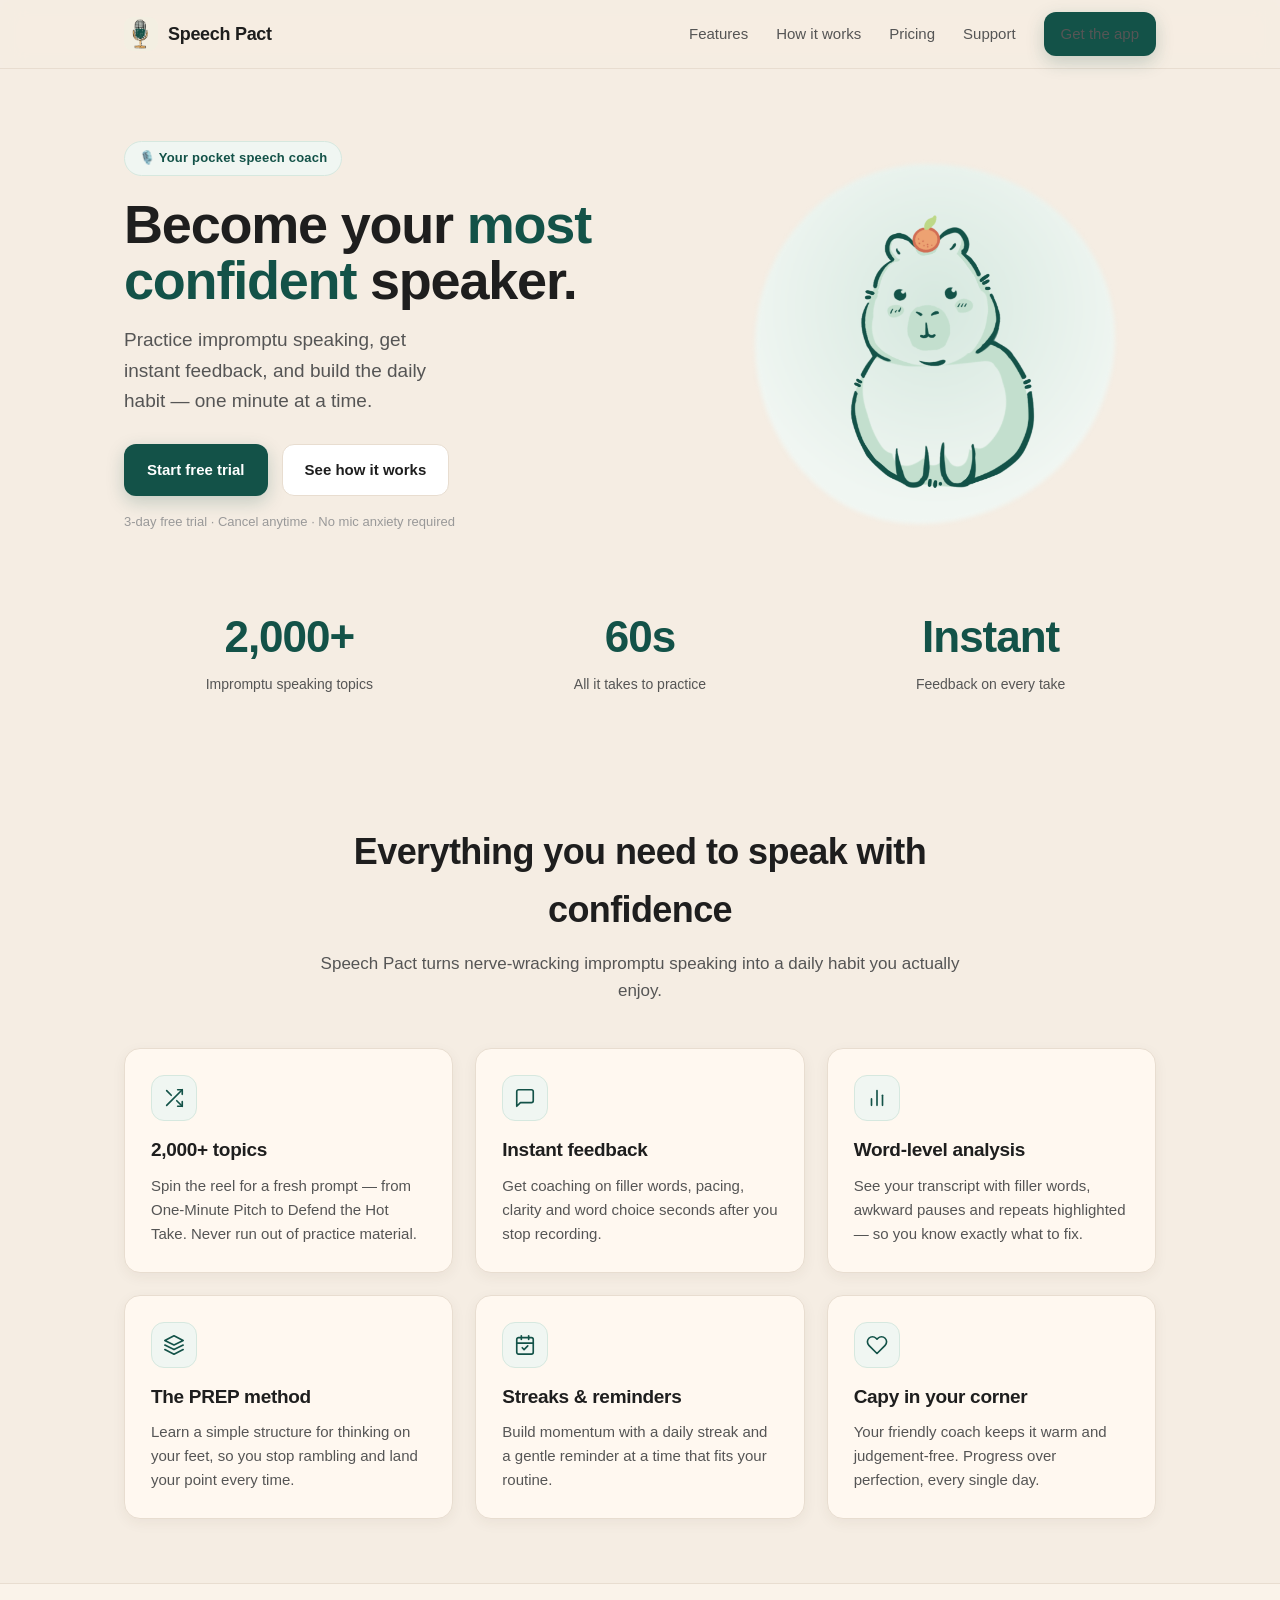
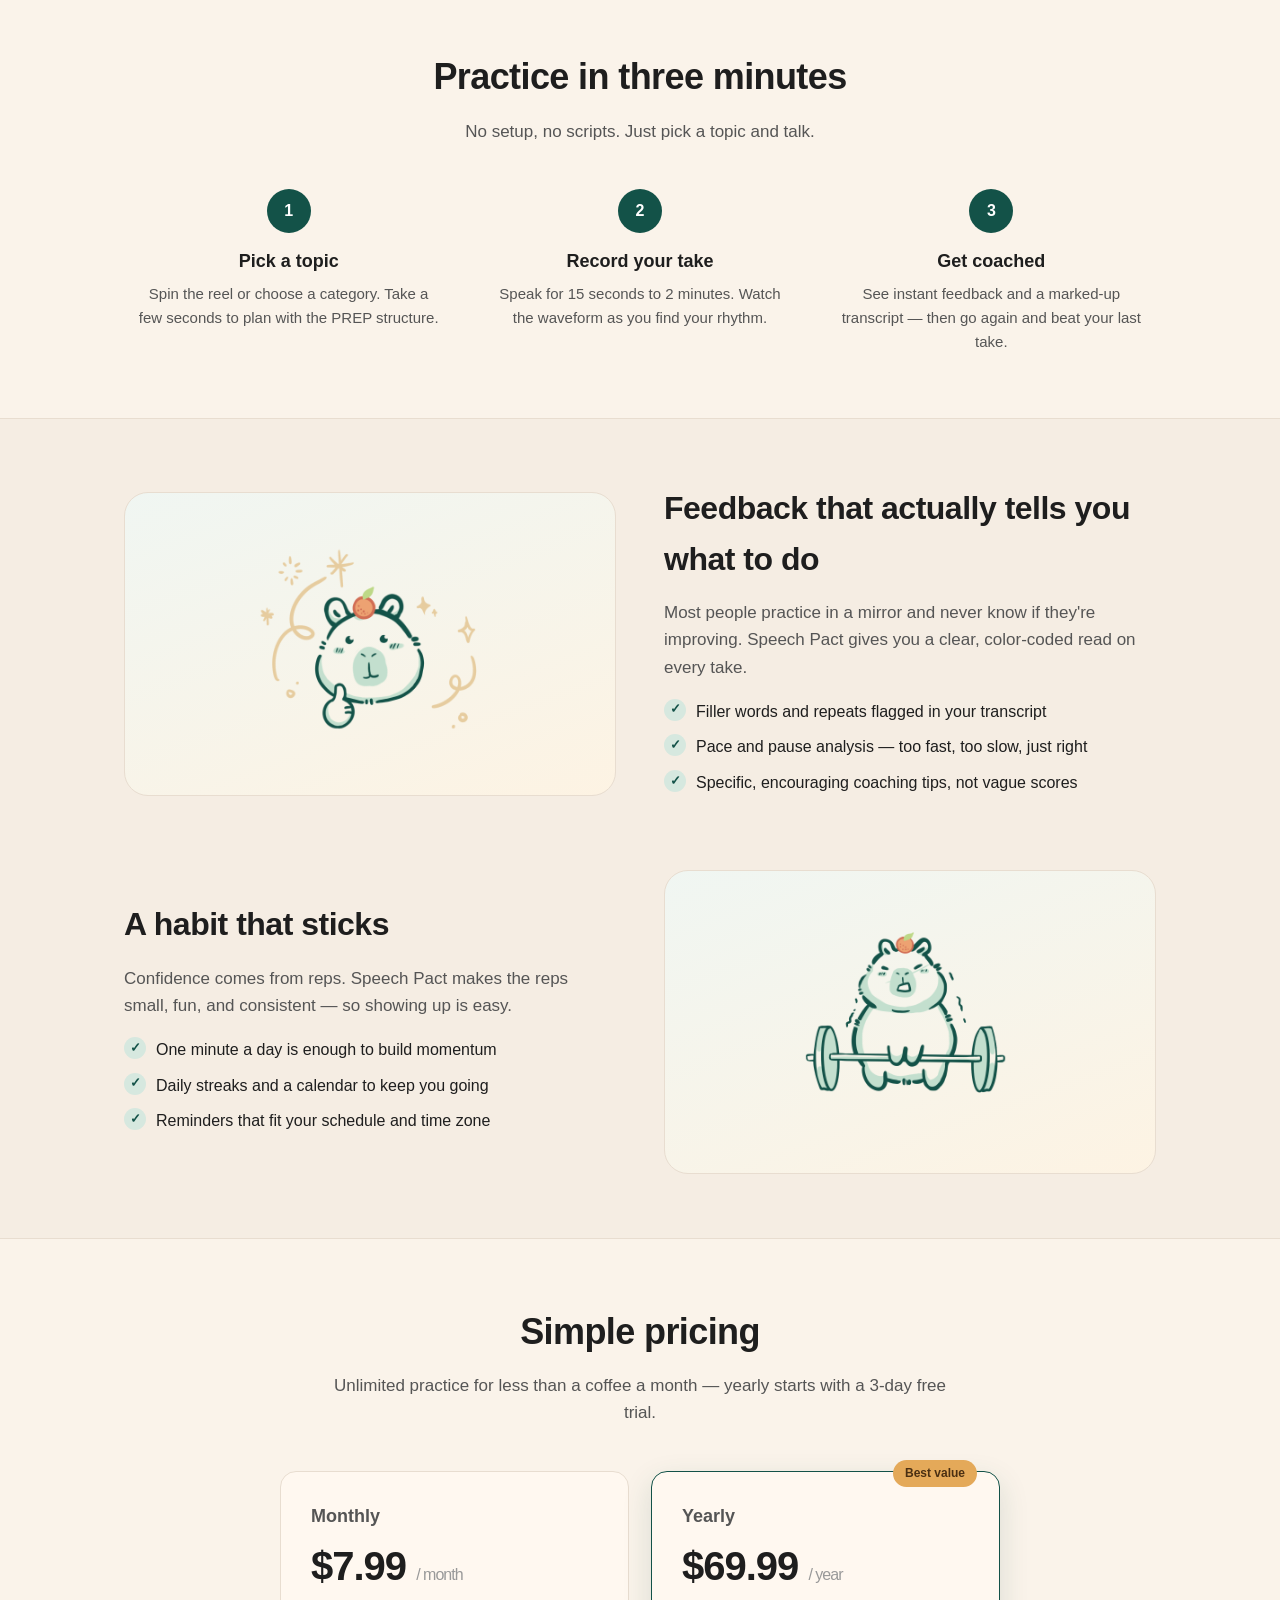
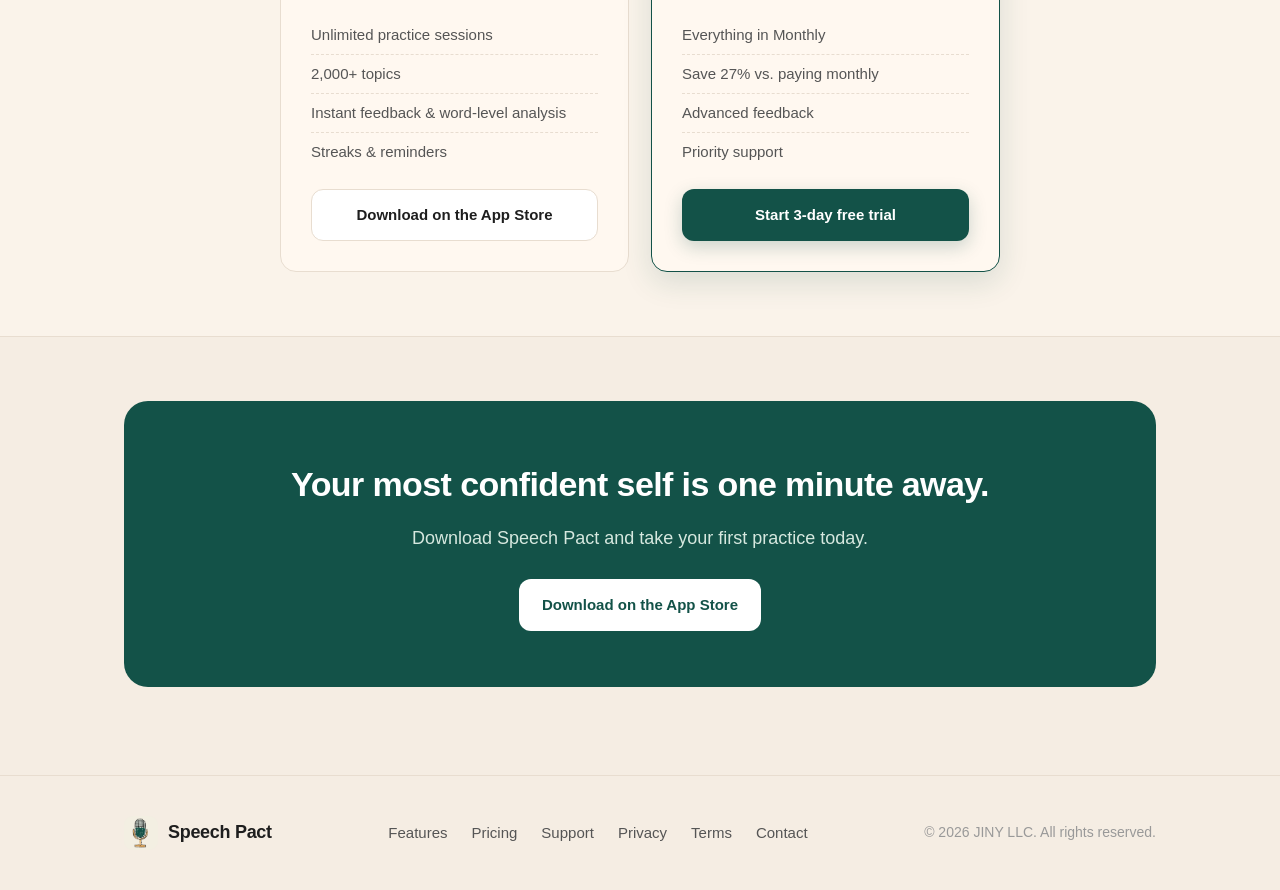
<file: index.html>
<!DOCTYPE html>
<html lang="en">
<head>
  <meta charset="UTF-8" />
  <meta name="viewport" content="width=device-width, initial-scale=1.0" />
  <title>Speech Pact — Become your most confident speaker</title>
  <meta name="description" content="Speech Pact is your personal speech coach. Practice impromptu speaking with 2,000+ topics, get instant feedback on filler words, pacing and clarity, and build a daily streak." />
  <meta property="og:title" content="Speech Pact — Become your most confident speaker" />
  <meta property="og:description" content="Your pocket speech coach. Practice, get instant feedback, and build the habit of speaking with confidence." />
  <meta property="og:type" content="website" />
  <meta property="og:image" content="assets/icon.png" />
  <link rel="icon" href="assets/favicon.png" />
  <link rel="stylesheet" href="styles.css" />
</head>
<body>

  <!-- Header -->
  <header class="site-header">
    <div class="wrap nav">
      <a class="brand" href="index.html">
        <img src="assets/icon.png" alt="Speech Pact logo" />
        Speech Pact
      </a>
      <nav class="nav-links">
        <a href="#features" class="nav-hide">Features</a>
        <a href="#how" class="nav-hide">How it works</a>
        <a href="#pricing" class="nav-hide">Pricing</a>
        <a href="support.html">Support</a>
        <a href="#get" class="btn btn-primary btn-sm">Get the app</a>
      </nav>
    </div>
  </header>

  <main>
    <!-- Hero -->
    <section class="hero">
      <div class="wrap hero-grid">
        <div class="hero-copy">
          <span class="eyebrow">🎙️ Your pocket speech coach</span>
          <h1>Become your <span class="accent">most confident</span> speaker.</h1>
          <p class="lede">Practice impromptu speaking, get instant feedback, and build the daily habit — one minute at a time.</p>
          <div class="hero-cta">
            <a href="#get" class="btn btn-primary">Start free trial</a>
            <a href="#how" class="btn btn-ghost">See how it works</a>
          </div>
          <p class="hero-note">3-day free trial · Cancel anytime · No mic anxiety required</p>
        </div>
        <div class="hero-art">
          <div class="blob"></div>
          <img src="assets/capy.png" alt="Capy, the Speech Pact mascot" />
        </div>
      </div>
    </section>

    <!-- Stats -->
    <section style="padding-top:0;">
      <div class="wrap stats">
        <div class="stat"><div class="num">2,000+</div><div class="label">Impromptu speaking topics</div></div>
        <div class="stat"><div class="num">60s</div><div class="label">All it takes to practice</div></div>
        <div class="stat"><div class="num">Instant</div><div class="label">Feedback on every take</div></div>
      </div>
    </section>

    <!-- Features -->
    <section id="features">
      <div class="wrap">
        <div class="section-head">
          <h2>Everything you need to speak with confidence</h2>
          <p>Speech Pact turns nerve-wracking impromptu speaking into a daily habit you actually enjoy.</p>
        </div>
        <div class="features">
          <div class="card">
            <div class="ico"><svg viewBox="0 0 24 24"><polyline points="16 3 21 3 21 8"/><line x1="4" y1="20" x2="21" y2="3"/><polyline points="21 16 21 21 16 21"/><line x1="15" y1="15" x2="21" y2="21"/><line x1="4" y1="4" x2="9" y2="9"/></svg></div>
            <h3>2,000+ topics</h3>
            <p>Spin the reel for a fresh prompt — from One-Minute Pitch to Defend the Hot Take. Never run out of practice material.</p>
          </div>
          <div class="card">
            <div class="ico"><svg viewBox="0 0 24 24"><path d="M21 15a2 2 0 0 1-2 2H7l-4 4V5a2 2 0 0 1 2-2h14a2 2 0 0 1 2 2z"/></svg></div>
            <h3>Instant feedback</h3>
            <p>Get coaching on filler words, pacing, clarity and word choice seconds after you stop recording.</p>
          </div>
          <div class="card">
            <div class="ico"><svg viewBox="0 0 24 24"><line x1="6" y1="20" x2="6" y2="13"/><line x1="12" y1="20" x2="12" y2="4"/><line x1="18" y1="20" x2="18" y2="9"/></svg></div>
            <h3>Word-level analysis</h3>
            <p>See your transcript with filler words, awkward pauses and repeats highlighted — so you know exactly what to fix.</p>
          </div>
          <div class="card">
            <div class="ico"><svg viewBox="0 0 24 24"><polygon points="12 2 2 7 12 12 22 7 12 2"/><polyline points="2 17 12 22 22 17"/><polyline points="2 12 12 17 22 12"/></svg></div>
            <h3>The PREP method</h3>
            <p>Learn a simple structure for thinking on your feet, so you stop rambling and land your point every time.</p>
          </div>
          <div class="card">
            <div class="ico"><svg viewBox="0 0 24 24"><rect x="3" y="4" width="18" height="18" rx="2"/><line x1="16" y1="2" x2="16" y2="6"/><line x1="8" y1="2" x2="8" y2="6"/><line x1="3" y1="10" x2="21" y2="10"/><polyline points="9 15 11 17 15 13"/></svg></div>
            <h3>Streaks &amp; reminders</h3>
            <p>Build momentum with a daily streak and a gentle reminder at a time that fits your routine.</p>
          </div>
          <div class="card">
            <div class="ico"><svg viewBox="0 0 24 24"><path d="M20.84 4.61a5.5 5.5 0 0 0-7.78 0L12 5.67l-1.06-1.06a5.5 5.5 0 0 0-7.78 7.78l1.06 1.06L12 21.23l7.78-7.78 1.06-1.06a5.5 5.5 0 0 0 0-7.78z"/></svg></div>
            <h3>Capy in your corner</h3>
            <p>Your friendly coach keeps it warm and judgement-free. Progress over perfection, every single day.</p>
          </div>
        </div>
      </div>
    </section>

    <!-- How it works -->
    <section id="how" style="background:var(--cream); border-top:1px solid var(--line); border-bottom:1px solid var(--line);">
      <div class="wrap">
        <div class="section-head">
          <h2>Practice in three minutes</h2>
          <p>No setup, no scripts. Just pick a topic and talk.</p>
        </div>
        <div class="steps">
          <div class="step">
            <div class="n">1</div>
            <h3>Pick a topic</h3>
            <p>Spin the reel or choose a category. Take a few seconds to plan with the PREP structure.</p>
          </div>
          <div class="step">
            <div class="n">2</div>
            <h3>Record your take</h3>
            <p>Speak for 15 seconds to 2 minutes. Watch the waveform as you find your rhythm.</p>
          </div>
          <div class="step">
            <div class="n">3</div>
            <h3>Get coached</h3>
            <p>See instant feedback and a marked-up transcript — then go again and beat your last take.</p>
          </div>
        </div>
      </div>
    </section>

    <!-- Split showcase -->
    <section>
      <div class="wrap split">
        <div class="split-media"><img src="assets/it-works.png" alt="Speech Pact feedback illustration" /></div>
        <div>
          <h2>Feedback that actually tells you what to do</h2>
          <p>Most people practice in a mirror and never know if they're improving. Speech Pact gives you a clear, color-coded read on every take.</p>
          <ul class="ticks">
            <li>Filler words and repeats flagged in your transcript</li>
            <li>Pace and pause analysis — too fast, too slow, just right</li>
            <li>Specific, encouraging coaching tips, not vague scores</li>
          </ul>
        </div>
      </div>
    </section>

    <section style="padding-top:0;">
      <div class="wrap split reverse">
        <div class="split-media"><img src="assets/practice.png" alt="Daily practice illustration" /></div>
        <div>
          <h2>A habit that sticks</h2>
          <p>Confidence comes from reps. Speech Pact makes the reps small, fun, and consistent — so showing up is easy.</p>
          <ul class="ticks">
            <li>One minute a day is enough to build momentum</li>
            <li>Daily streaks and a calendar to keep you going</li>
            <li>Reminders that fit your schedule and time zone</li>
          </ul>
        </div>
      </div>
    </section>

    <!-- Pricing -->
    <section id="pricing" style="background:var(--cream); border-top:1px solid var(--line); border-bottom:1px solid var(--line);">
      <div class="wrap">
        <div class="section-head">
          <h2>Simple pricing</h2>
          <p>Unlimited practice for less than a coffee a month — yearly starts with a 3-day free trial.</p>
        </div>
        <div class="price-grid">
          <div class="price">
            <h3>Monthly</h3>
            <div class="amount">$7.99 <small>/ month</small></div>
            <ul>
              <li>Unlimited practice sessions</li>
              <li>2,000+ topics</li>
              <li>Instant feedback &amp; word-level analysis</li>
              <li>Streaks &amp; reminders</li>
            </ul>
            <a href="#get" class="btn btn-ghost" style="width:100%;">Download on the App Store</a>
          </div>
          <div class="price featured">
            <span class="tag">Best value</span>
            <h3>Yearly</h3>
            <div class="amount">$69.99 <small>/ year</small></div>
            <ul>
              <li>Everything in Monthly</li>
              <li>Save 27% vs. paying monthly</li>
              <li>Advanced feedback</li>
              <li>Priority support</li>
            </ul>
            <a href="#get" class="btn btn-primary" style="width:100%;">Start 3-day free trial</a>
          </div>
        </div>
      </div>
    </section>

    <!-- CTA -->
    <section id="get">
      <div class="wrap">
        <div class="cta-band">
          <h2>Your most confident self is one minute away.</h2>
          <p>Download Speech Pact and take your first practice today.</p>
          <a href="#" class="btn btn-primary">Download on the App Store</a>
        </div>
      </div>
    </section>
  </main>

  <!-- Footer -->
  <footer class="site-footer">
    <div class="wrap footer-grid">
      <a class="brand" href="index.html">
        <img src="assets/icon.png" alt="Speech Pact logo" />
        Speech Pact
      </a>
      <nav class="footer-links">
        <a href="#features">Features</a>
        <a href="#pricing">Pricing</a>
        <a href="support.html">Support</a>
        <a href="privacy.html">Privacy</a>
        <a href="terms.html">Terms</a>
        <a href="mailto:support@speechpact.com">Contact</a>
      </nav>
      <div class="muted">© 2026 JINY LLC. All rights reserved.</div>
    </div>
  </footer>

</body>
</html>
</file>
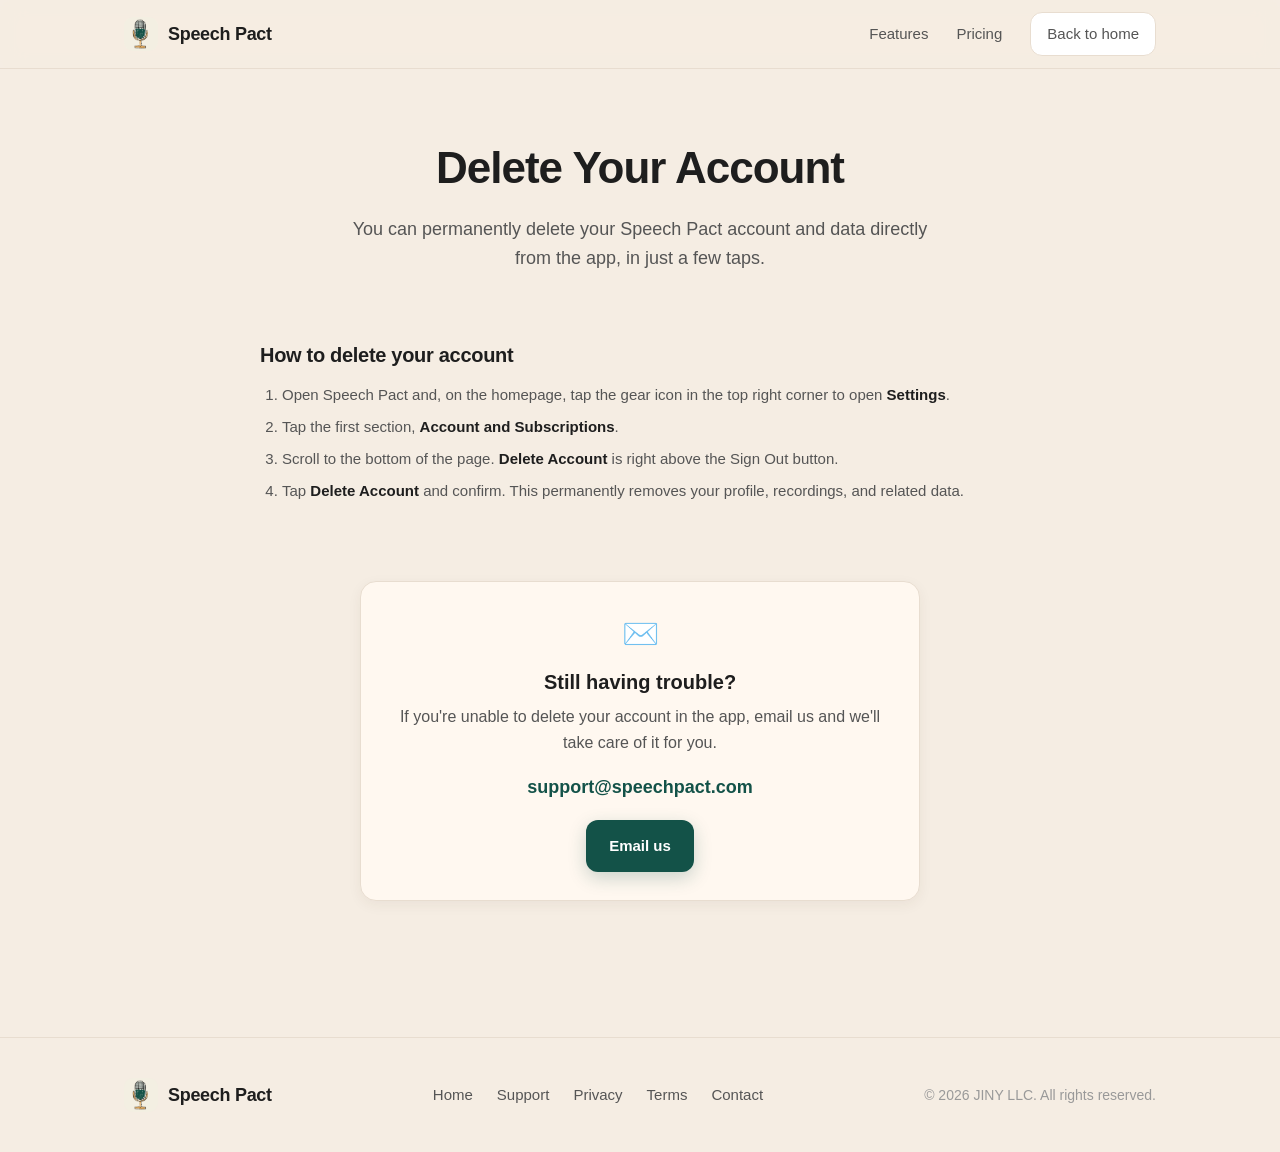
<file: delete-account.html>
<!DOCTYPE html>
<html lang="en">
<head>
  <meta charset="UTF-8" />
  <meta name="viewport" content="width=device-width, initial-scale=1.0" />
  <title>Delete Your Account — Speech Pact</title>
  <meta name="description" content="How to permanently delete your Speech Pact account and data from the app." />
  <link rel="icon" href="assets/favicon.png" />
  <link rel="stylesheet" href="styles.css" />
</head>
<body>

  <!-- Header -->
  <header class="site-header">
    <div class="wrap nav">
      <a class="brand" href="index.html">
        <img src="assets/icon.png" alt="Speech Pact logo" />
        Speech Pact
      </a>
      <nav class="nav-links">
        <a href="index.html#features" class="nav-hide">Features</a>
        <a href="index.html#pricing" class="nav-hide">Pricing</a>
        <a href="index.html" class="btn btn-ghost btn-sm">Back to home</a>
      </nav>
    </div>
  </header>

  <main>
    <!-- Page hero -->
    <section class="page-hero">
      <div class="wrap">
        <h1>Delete Your Account</h1>
        <p>You can permanently delete your Speech Pact account and data directly from the app, in just a few taps.</p>
      </div>
    </section>

    <!-- Instructions -->
    <section style="padding-top:8px;">
      <div class="wrap">
        <div class="legal">
          <h2>How to delete your account</h2>
          <ol>
            <li>Open Speech Pact and, on the homepage, tap the gear icon in the top right corner to open <strong>Settings</strong>.</li>
            <li>Tap the first section, <strong>Account and Subscriptions</strong>.</li>
            <li>Scroll to the bottom of the page. <strong>Delete Account</strong> is right above the Sign Out button.</li>
            <li>Tap <strong>Delete Account</strong> and confirm. This permanently removes your profile, recordings, and related data.</li>
          </ol>
        </div>
      </div>
    </section>

    <!-- Still need help -->
    <section style="padding-top:0;">
      <div class="wrap">
        <div class="support-card">
          <div class="ico">✉️</div>
          <h3>Still having trouble?</h3>
          <p>If you're unable to delete your account in the app, email us and we'll take care of it for you.</p>
          <p class="support-email"><a href="mailto:support@speechpact.com">support@speechpact.com</a></p>
          <div style="margin-top:18px;">
            <a class="btn btn-primary" href="mailto:support@speechpact.com?subject=Delete%20My%20Account">Email us</a>
          </div>
        </div>
      </div>
    </section>
  </main>

  <!-- Footer -->
  <footer class="site-footer">
    <div class="wrap footer-grid">
      <a class="brand" href="index.html">
        <img src="assets/icon.png" alt="Speech Pact logo" />
        Speech Pact
      </a>
      <nav class="footer-links">
        <a href="index.html">Home</a>
        <a href="support.html">Support</a>
        <a href="privacy.html">Privacy</a>
        <a href="terms.html">Terms</a>
        <a href="mailto:support@speechpact.com">Contact</a>
      </nav>
      <div class="muted">© 2026 JINY LLC. All rights reserved.</div>
    </div>
  </footer>

</body>
</html>
</file>
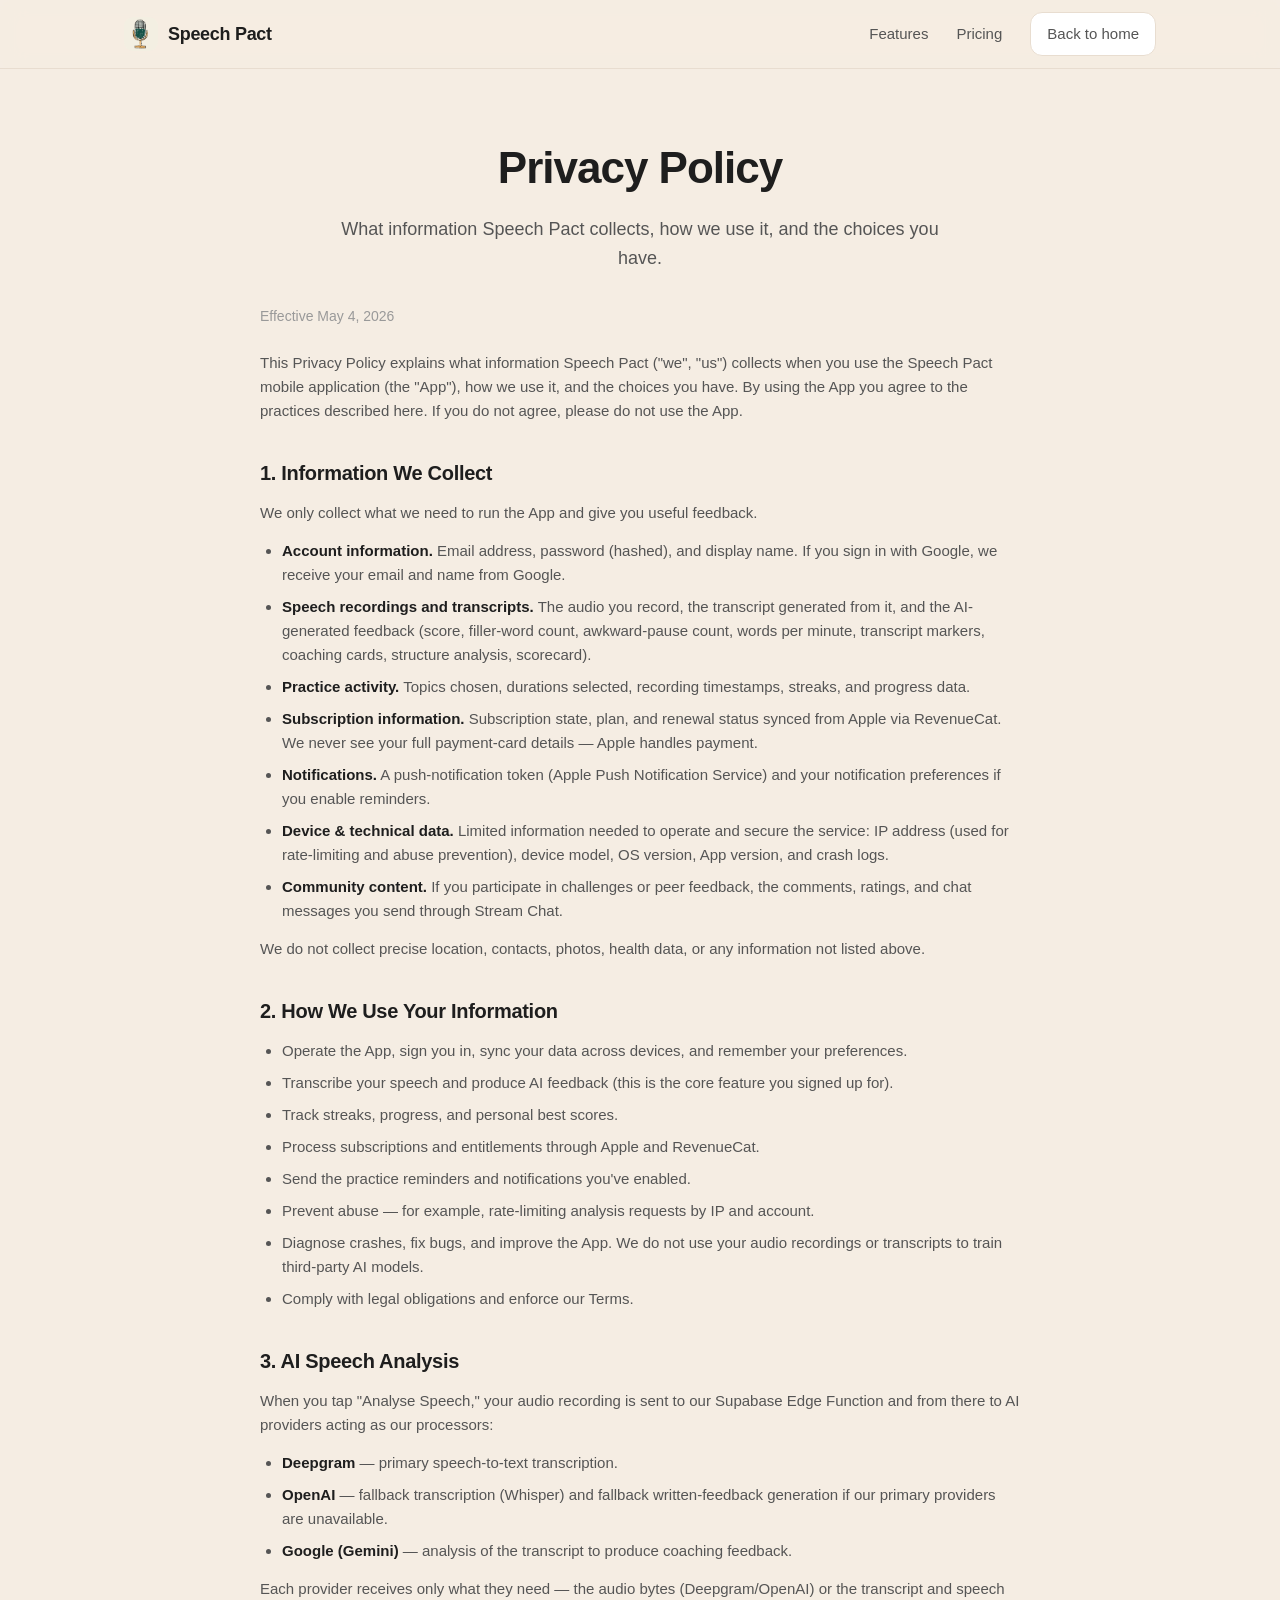
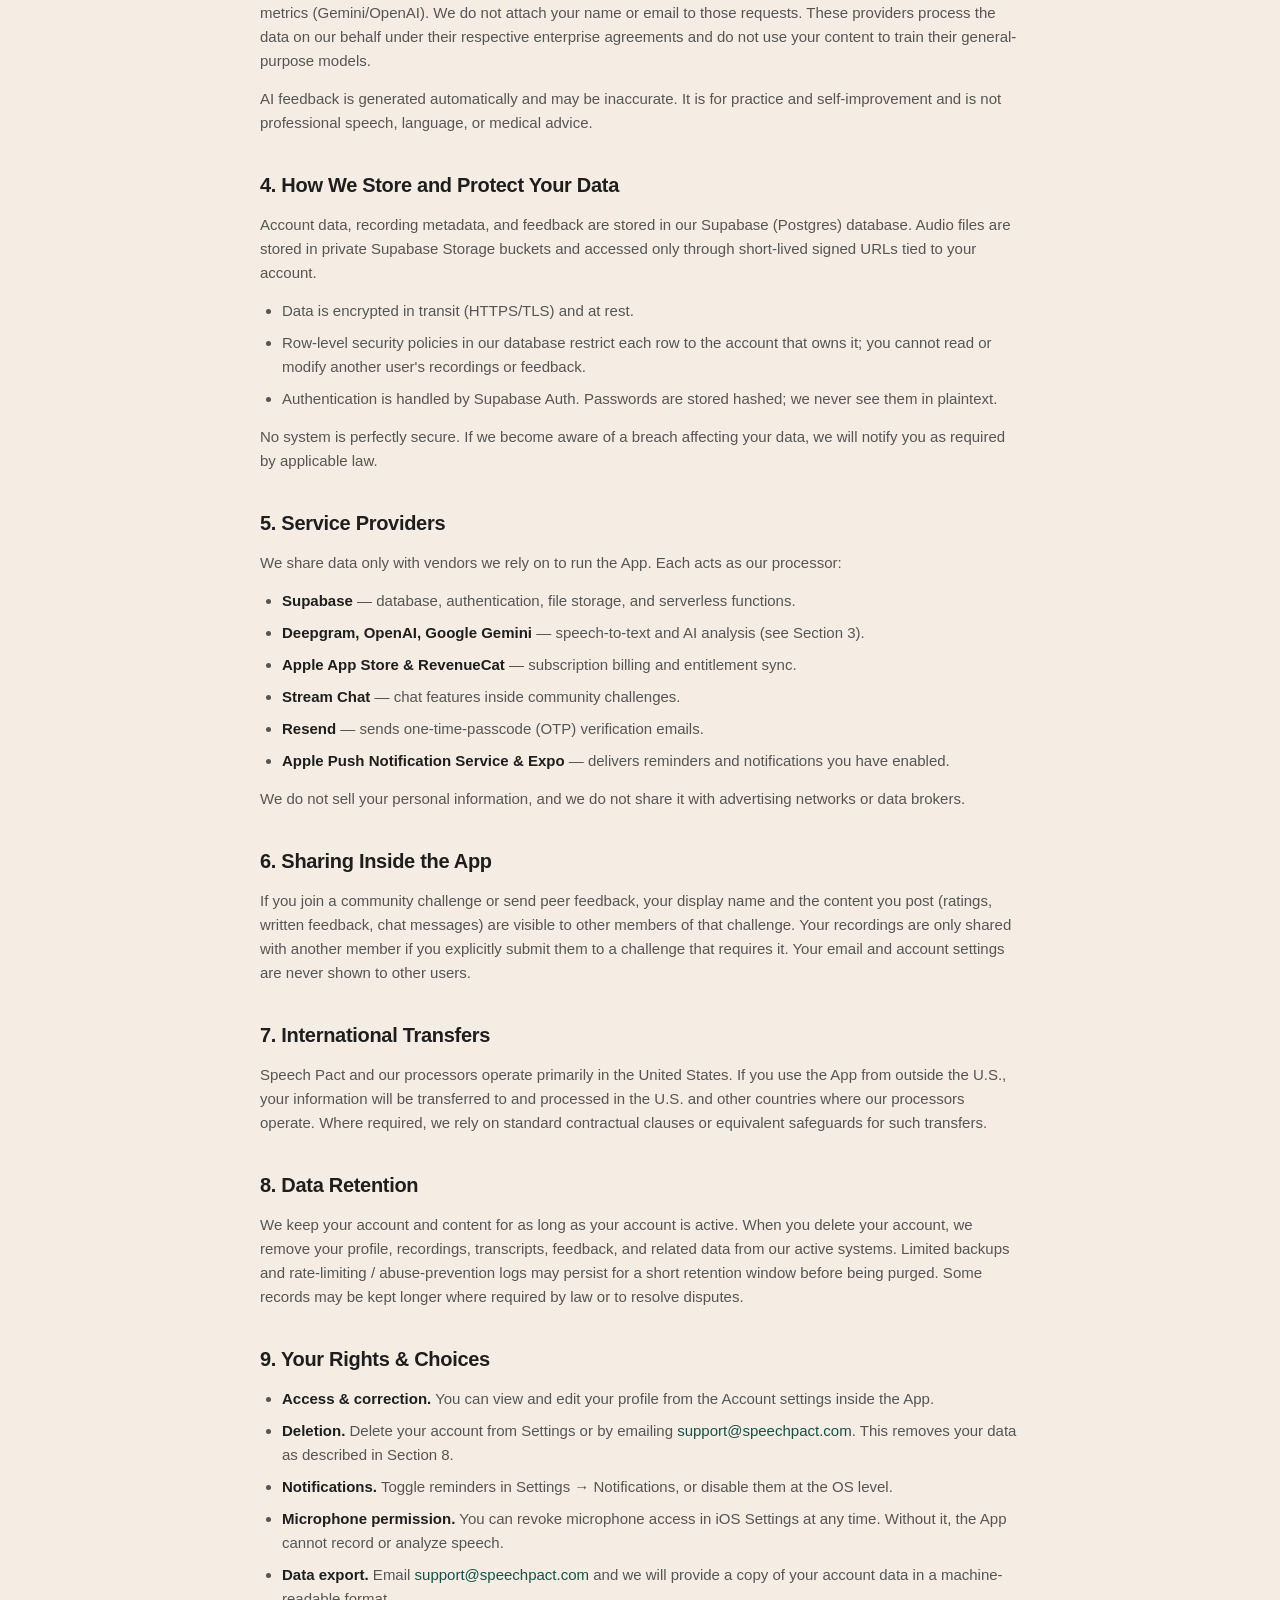
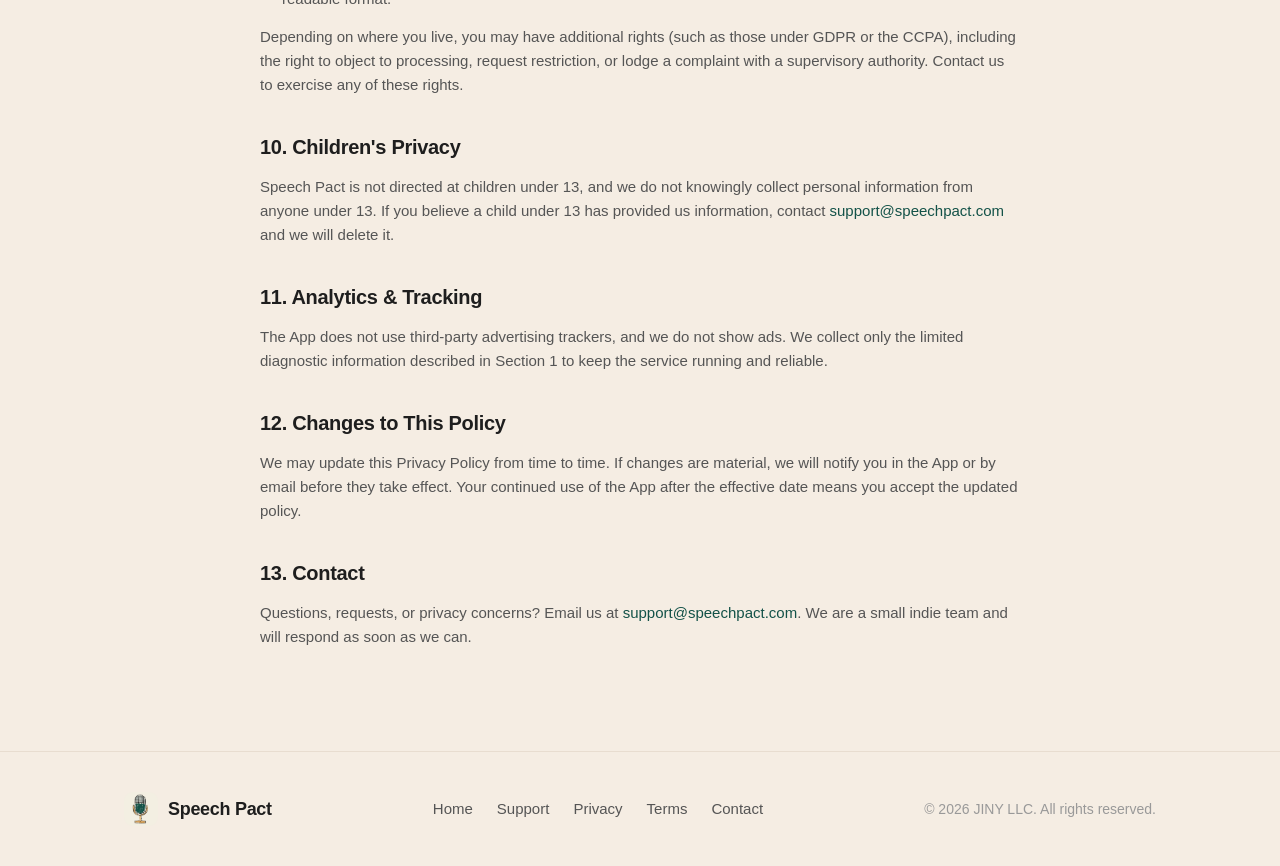
<file: privacy.html>
<!DOCTYPE html>
<html lang="en">
<head>
  <meta charset="UTF-8" />
  <meta name="viewport" content="width=device-width, initial-scale=1.0" />
  <title>Privacy Policy — Speech Pact</title>
  <meta name="description" content="How Speech Pact collects, uses, and protects your information." />
  <link rel="icon" href="assets/favicon.png" />
  <link rel="stylesheet" href="styles.css" />
</head>
<body>

  <!-- Header -->
  <header class="site-header">
    <div class="wrap nav">
      <a class="brand" href="index.html">
        <img src="assets/icon.png" alt="Speech Pact logo" />
        Speech Pact
      </a>
      <nav class="nav-links">
        <a href="index.html#features" class="nav-hide">Features</a>
        <a href="index.html#pricing" class="nav-hide">Pricing</a>
        <a href="index.html" class="btn btn-ghost btn-sm">Back to home</a>
      </nav>
    </div>
  </header>

  <main>
    <!-- Page hero -->
    <section class="page-hero">
      <div class="wrap">
        <h1>Privacy Policy</h1>
        <p>What information Speech Pact collects, how we use it, and the choices you have.</p>
      </div>
    </section>

    <section style="padding-top:8px;">
      <div class="wrap">
        <div class="legal">
          <p class="effective">Effective May 4, 2026</p>

          <p>
            This Privacy Policy explains what information Speech Pact ("we", "us") collects when you use the Speech
            Pact mobile application (the "App"), how we use it, and the choices you have. By using the App you agree
            to the practices described here. If you do not agree, please do not use the App.
          </p>

          <h2>1. Information We Collect</h2>
          <p>We only collect what we need to run the App and give you useful feedback.</p>
          <ul>
            <li><strong>Account information.</strong> Email address, password (hashed), and display name. If you sign in with Google, we receive your email and name from Google.</li>
            <li><strong>Speech recordings and transcripts.</strong> The audio you record, the transcript generated from it, and the AI-generated feedback (score, filler-word count, awkward-pause count, words per minute, transcript markers, coaching cards, structure analysis, scorecard).</li>
            <li><strong>Practice activity.</strong> Topics chosen, durations selected, recording timestamps, streaks, and progress data.</li>
            <li><strong>Subscription information.</strong> Subscription state, plan, and renewal status synced from Apple via RevenueCat. We never see your full payment-card details — Apple handles payment.</li>
            <li><strong>Notifications.</strong> A push-notification token (Apple Push Notification Service) and your notification preferences if you enable reminders.</li>
            <li><strong>Device &amp; technical data.</strong> Limited information needed to operate and secure the service: IP address (used for rate-limiting and abuse prevention), device model, OS version, App version, and crash logs.</li>
            <li><strong>Community content.</strong> If you participate in challenges or peer feedback, the comments, ratings, and chat messages you send through Stream Chat.</li>
          </ul>
          <p>We do not collect precise location, contacts, photos, health data, or any information not listed above.</p>

          <h2>2. How We Use Your Information</h2>
          <ul>
            <li>Operate the App, sign you in, sync your data across devices, and remember your preferences.</li>
            <li>Transcribe your speech and produce AI feedback (this is the core feature you signed up for).</li>
            <li>Track streaks, progress, and personal best scores.</li>
            <li>Process subscriptions and entitlements through Apple and RevenueCat.</li>
            <li>Send the practice reminders and notifications you've enabled.</li>
            <li>Prevent abuse — for example, rate-limiting analysis requests by IP and account.</li>
            <li>Diagnose crashes, fix bugs, and improve the App. We do not use your audio recordings or transcripts to train third-party AI models.</li>
            <li>Comply with legal obligations and enforce our Terms.</li>
          </ul>

          <h2>3. AI Speech Analysis</h2>
          <p>
            When you tap "Analyse Speech," your audio recording is sent to our Supabase Edge Function and from there
            to AI providers acting as our processors:
          </p>
          <ul>
            <li><strong>Deepgram</strong> — primary speech-to-text transcription.</li>
            <li><strong>OpenAI</strong> — fallback transcription (Whisper) and fallback written-feedback generation if our primary providers are unavailable.</li>
            <li><strong>Google (Gemini)</strong> — analysis of the transcript to produce coaching feedback.</li>
          </ul>
          <p>
            Each provider receives only what they need — the audio bytes (Deepgram/OpenAI) or the transcript and
            speech metrics (Gemini/OpenAI). We do not attach your name or email to those requests. These providers
            process the data on our behalf under their respective enterprise agreements and do not use your content
            to train their general-purpose models.
          </p>
          <p>
            AI feedback is generated automatically and may be inaccurate. It is for practice and self-improvement
            and is not professional speech, language, or medical advice.
          </p>

          <h2>4. How We Store and Protect Your Data</h2>
          <p>
            Account data, recording metadata, and feedback are stored in our Supabase (Postgres) database. Audio
            files are stored in private Supabase Storage buckets and accessed only through short-lived signed URLs
            tied to your account.
          </p>
          <ul>
            <li>Data is encrypted in transit (HTTPS/TLS) and at rest.</li>
            <li>Row-level security policies in our database restrict each row to the account that owns it; you cannot read or modify another user's recordings or feedback.</li>
            <li>Authentication is handled by Supabase Auth. Passwords are stored hashed; we never see them in plaintext.</li>
          </ul>
          <p>
            No system is perfectly secure. If we become aware of a breach affecting your data, we will notify you as
            required by applicable law.
          </p>

          <h2>5. Service Providers</h2>
          <p>We share data only with vendors we rely on to run the App. Each acts as our processor:</p>
          <ul>
            <li><strong>Supabase</strong> — database, authentication, file storage, and serverless functions.</li>
            <li><strong>Deepgram, OpenAI, Google Gemini</strong> — speech-to-text and AI analysis (see Section 3).</li>
            <li><strong>Apple App Store &amp; RevenueCat</strong> — subscription billing and entitlement sync.</li>
            <li><strong>Stream Chat</strong> — chat features inside community challenges.</li>
            <li><strong>Resend</strong> — sends one-time-passcode (OTP) verification emails.</li>
            <li><strong>Apple Push Notification Service &amp; Expo</strong> — delivers reminders and notifications you have enabled.</li>
          </ul>
          <p>We do not sell your personal information, and we do not share it with advertising networks or data brokers.</p>

          <h2>6. Sharing Inside the App</h2>
          <p>
            If you join a community challenge or send peer feedback, your display name and the content you post
            (ratings, written feedback, chat messages) are visible to other members of that challenge. Your
            recordings are only shared with another member if you explicitly submit them to a challenge that
            requires it. Your email and account settings are never shown to other users.
          </p>

          <h2>7. International Transfers</h2>
          <p>
            Speech Pact and our processors operate primarily in the United States. If you use the App from outside
            the U.S., your information will be transferred to and processed in the U.S. and other countries where
            our processors operate. Where required, we rely on standard contractual clauses or equivalent safeguards
            for such transfers.
          </p>

          <h2>8. Data Retention</h2>
          <p>
            We keep your account and content for as long as your account is active. When you delete your account, we
            remove your profile, recordings, transcripts, feedback, and related data from our active systems.
            Limited backups and rate-limiting / abuse-prevention logs may persist for a short retention window
            before being purged. Some records may be kept longer where required by law or to resolve disputes.
          </p>

          <h2>9. Your Rights &amp; Choices</h2>
          <ul>
            <li><strong>Access &amp; correction.</strong> You can view and edit your profile from the Account settings inside the App.</li>
            <li><strong>Deletion.</strong> Delete your account from Settings or by emailing <a href="mailto:support@speechpact.com">support@speechpact.com</a>. This removes your data as described in Section 8.</li>
            <li><strong>Notifications.</strong> Toggle reminders in Settings → Notifications, or disable them at the OS level.</li>
            <li><strong>Microphone permission.</strong> You can revoke microphone access in iOS Settings at any time. Without it, the App cannot record or analyze speech.</li>
            <li><strong>Data export.</strong> Email <a href="mailto:support@speechpact.com">support@speechpact.com</a> and we will provide a copy of your account data in a machine-readable format.</li>
          </ul>
          <p>
            Depending on where you live, you may have additional rights (such as those under GDPR or the CCPA),
            including the right to object to processing, request restriction, or lodge a complaint with a
            supervisory authority. Contact us to exercise any of these rights.
          </p>

          <h2>10. Children's Privacy</h2>
          <p>
            Speech Pact is not directed at children under 13, and we do not knowingly collect personal information
            from anyone under 13. If you believe a child under 13 has provided us information, contact
            <a href="mailto:support@speechpact.com">support@speechpact.com</a> and we will delete it.
          </p>

          <h2>11. Analytics &amp; Tracking</h2>
          <p>
            The App does not use third-party advertising trackers, and we do not show ads. We collect only the
            limited diagnostic information described in Section 1 to keep the service running and reliable.
          </p>

          <h2>12. Changes to This Policy</h2>
          <p>
            We may update this Privacy Policy from time to time. If changes are material, we will notify you in the
            App or by email before they take effect. Your continued use of the App after the effective date means
            you accept the updated policy.
          </p>

          <h2>13. Contact</h2>
          <p>
            Questions, requests, or privacy concerns? Email us at
            <a href="mailto:support@speechpact.com">support@speechpact.com</a>. We are a small indie team and will
            respond as soon as we can.
          </p>
        </div>
      </div>
    </section>
  </main>

  <!-- Footer -->
  <footer class="site-footer">
    <div class="wrap footer-grid">
      <a class="brand" href="index.html">
        <img src="assets/icon.png" alt="Speech Pact logo" />
        Speech Pact
      </a>
      <nav class="footer-links">
        <a href="index.html">Home</a>
        <a href="support.html">Support</a>
        <a href="privacy.html">Privacy</a>
        <a href="terms.html">Terms</a>
        <a href="mailto:support@speechpact.com">Contact</a>
      </nav>
      <div class="muted">© 2026 JINY LLC. All rights reserved.</div>
    </div>
  </footer>

</body>
</html>
</file>
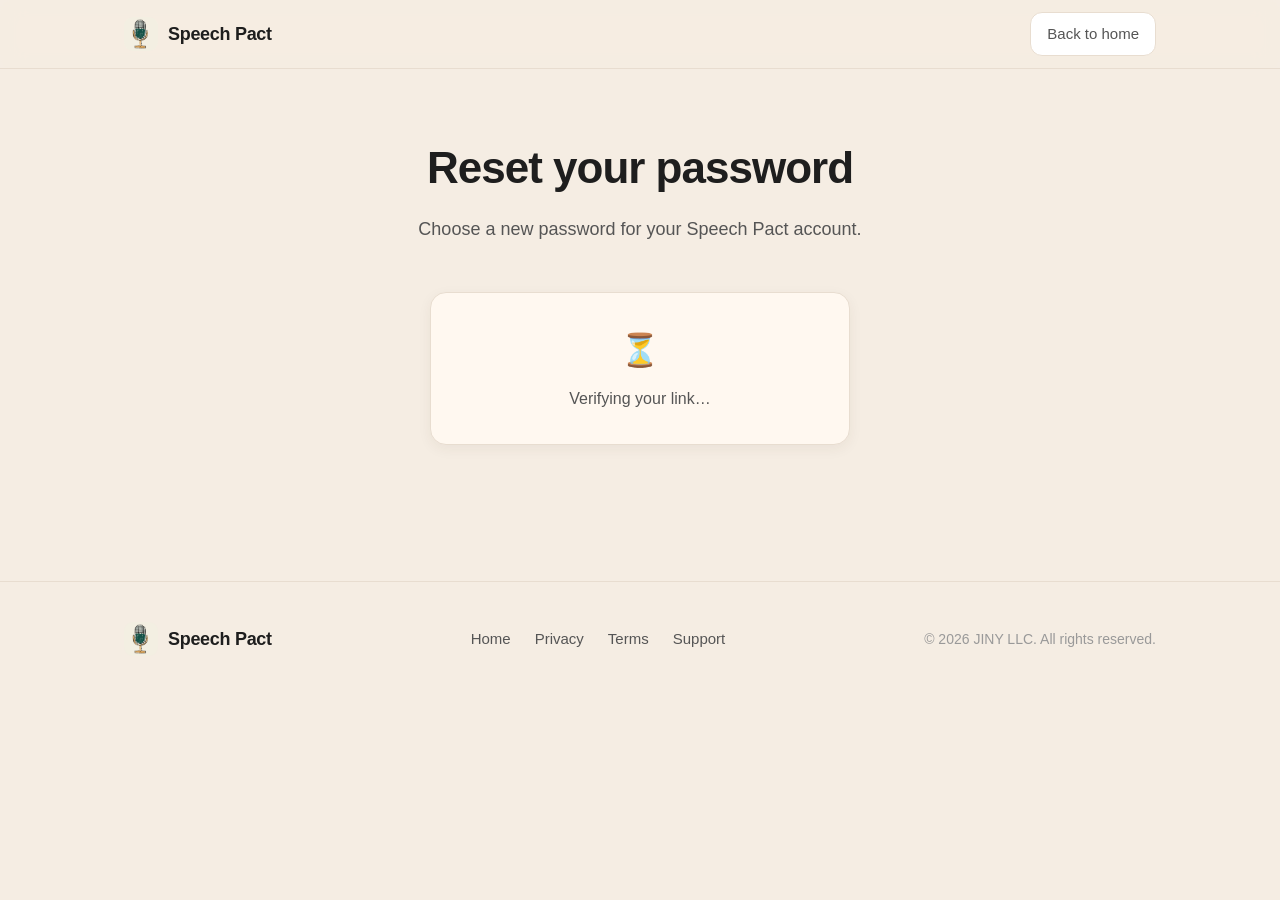
<file: reset-password.html>
<!DOCTYPE html>
<html lang="en">
<head>
  <meta charset="UTF-8" />
  <meta name="viewport" content="width=device-width, initial-scale=1.0" />
  <title>Reset Password — Speech Pact</title>
  <meta name="description" content="Reset your Speech Pact account password." />
  <meta name="robots" content="noindex" />
  <link rel="icon" href="assets/favicon.png" />
  <link rel="stylesheet" href="styles.css" />
</head>
<body>

  <!-- Header -->
  <header class="site-header">
    <div class="wrap nav">
      <a class="brand" href="index.html">
        <img src="assets/icon.png" alt="Speech Pact logo" />
        Speech Pact
      </a>
      <nav class="nav-links">
        <a href="index.html" class="btn btn-ghost btn-sm">Back to home</a>
      </nav>
    </div>
  </header>

  <main>
    <!-- Page hero -->
    <section class="page-hero">
      <div class="wrap">
        <h1>Reset your password</h1>
        <p>Choose a new password for your Speech Pact account.</p>
      </div>
    </section>

    <section style="padding-top:24px;">
      <div class="wrap">

        <!-- Verifying link -->
        <div id="state-loading" class="auth-card">
          <div class="state-icon">⏳</div>
          <p style="margin:0; text-align:center;">Verifying your link…</p>
        </div>

        <!-- Set new password -->
        <div id="state-form" class="auth-card" hidden>
          <div class="state-icon">🔒</div>
          <h3>Set a new password</h3>
          <p>Make sure it's at least 8 characters.</p>
          <form id="reset-form" novalidate>
            <div class="field">
              <label for="password">New password</label>
              <input id="password" name="password" type="password" autocomplete="new-password" required />
            </div>
            <div class="field">
              <label for="password2">Confirm password</label>
              <input id="password2" name="password2" type="password" autocomplete="new-password" required />
            </div>
            <p id="form-error" class="form-error"></p>
            <button id="submit-btn" type="submit" class="btn btn-primary">Update password</button>
          </form>
        </div>

        <!-- Success -->
        <div id="state-success" class="auth-card" hidden>
          <div class="state-icon">✅</div>
          <h3>Password updated</h3>
          <p>You can now go back to the Speech Pact app and sign in with your new password.</p>
        </div>

        <!-- Invalid / expired link -->
        <div id="state-invalid" class="auth-card" hidden>
          <div class="state-icon">⚠️</div>
          <h3>This link isn't valid</h3>
          <p>It may have expired or already been used. Go back to the app and request a new password reset link from Account &amp; Subscription.</p>
        </div>

      </div>
    </section>
  </main>

  <!-- Footer -->
  <footer class="site-footer">
    <div class="wrap footer-grid">
      <a class="brand" href="index.html">
        <img src="assets/icon.png" alt="Speech Pact logo" />
        Speech Pact
      </a>
      <nav class="footer-links">
        <a href="index.html">Home</a>
        <a href="privacy.html">Privacy</a>
        <a href="terms.html">Terms</a>
        <a href="support.html">Support</a>
      </nav>
      <div class="muted">© 2026 JINY LLC. All rights reserved.</div>
    </div>
  </footer>

  <script type="module">
    import { createClient } from 'https://esm.sh/@supabase/supabase-js@2';

    const supabase = createClient(
      'https://izcvhatlcxsjqludnrta.supabase.co',
      'sb_publishable_ty4cCSKwVI1sVUJX6nZs5Q_cin8ZGIU'
    );

    const states = {
      loading: document.getElementById('state-loading'),
      form: document.getElementById('state-form'),
      success: document.getElementById('state-success'),
      invalid: document.getElementById('state-invalid'),
    };
    function show(name) {
      for (const key in states) states[key].hidden = key !== name;
    }

    let recovered = false;

    // supabase-js auto-detects the access/refresh tokens Supabase appends to
    // this page's URL from the recovery email link and fires this event —
    // works on any device, not just the one that requested the reset.
    supabase.auth.onAuthStateChange((event, session) => {
      if (event === 'PASSWORD_RECOVERY' && session) {
        recovered = true;
        show('form');
      }
    });

    // If the link is missing/expired/already used, no PASSWORD_RECOVERY
    // event will fire — stop showing "Verifying…" after a few seconds.
    setTimeout(() => {
      if (!recovered) show('invalid');
    }, 4000);

    document.getElementById('reset-form').addEventListener('submit', async (e) => {
      e.preventDefault();
      const pw1 = document.getElementById('password').value;
      const pw2 = document.getElementById('password2').value;
      const errorEl = document.getElementById('form-error');
      errorEl.textContent = '';

      if (pw1.length < 8) {
        errorEl.textContent = 'Password must be at least 8 characters.';
        return;
      }
      if (pw1 !== pw2) {
        errorEl.textContent = 'Passwords do not match.';
        return;
      }

      const btn = document.getElementById('submit-btn');
      btn.disabled = true;
      btn.textContent = 'Updating…';

      const { error } = await supabase.auth.updateUser({ password: pw1 });

      if (error) {
        errorEl.textContent = error.message || 'Something went wrong. Please request a new link.';
        btn.disabled = false;
        btn.textContent = 'Update password';
        return;
      }

      show('success');
    });
  </script>

</body>
</html>
</file>
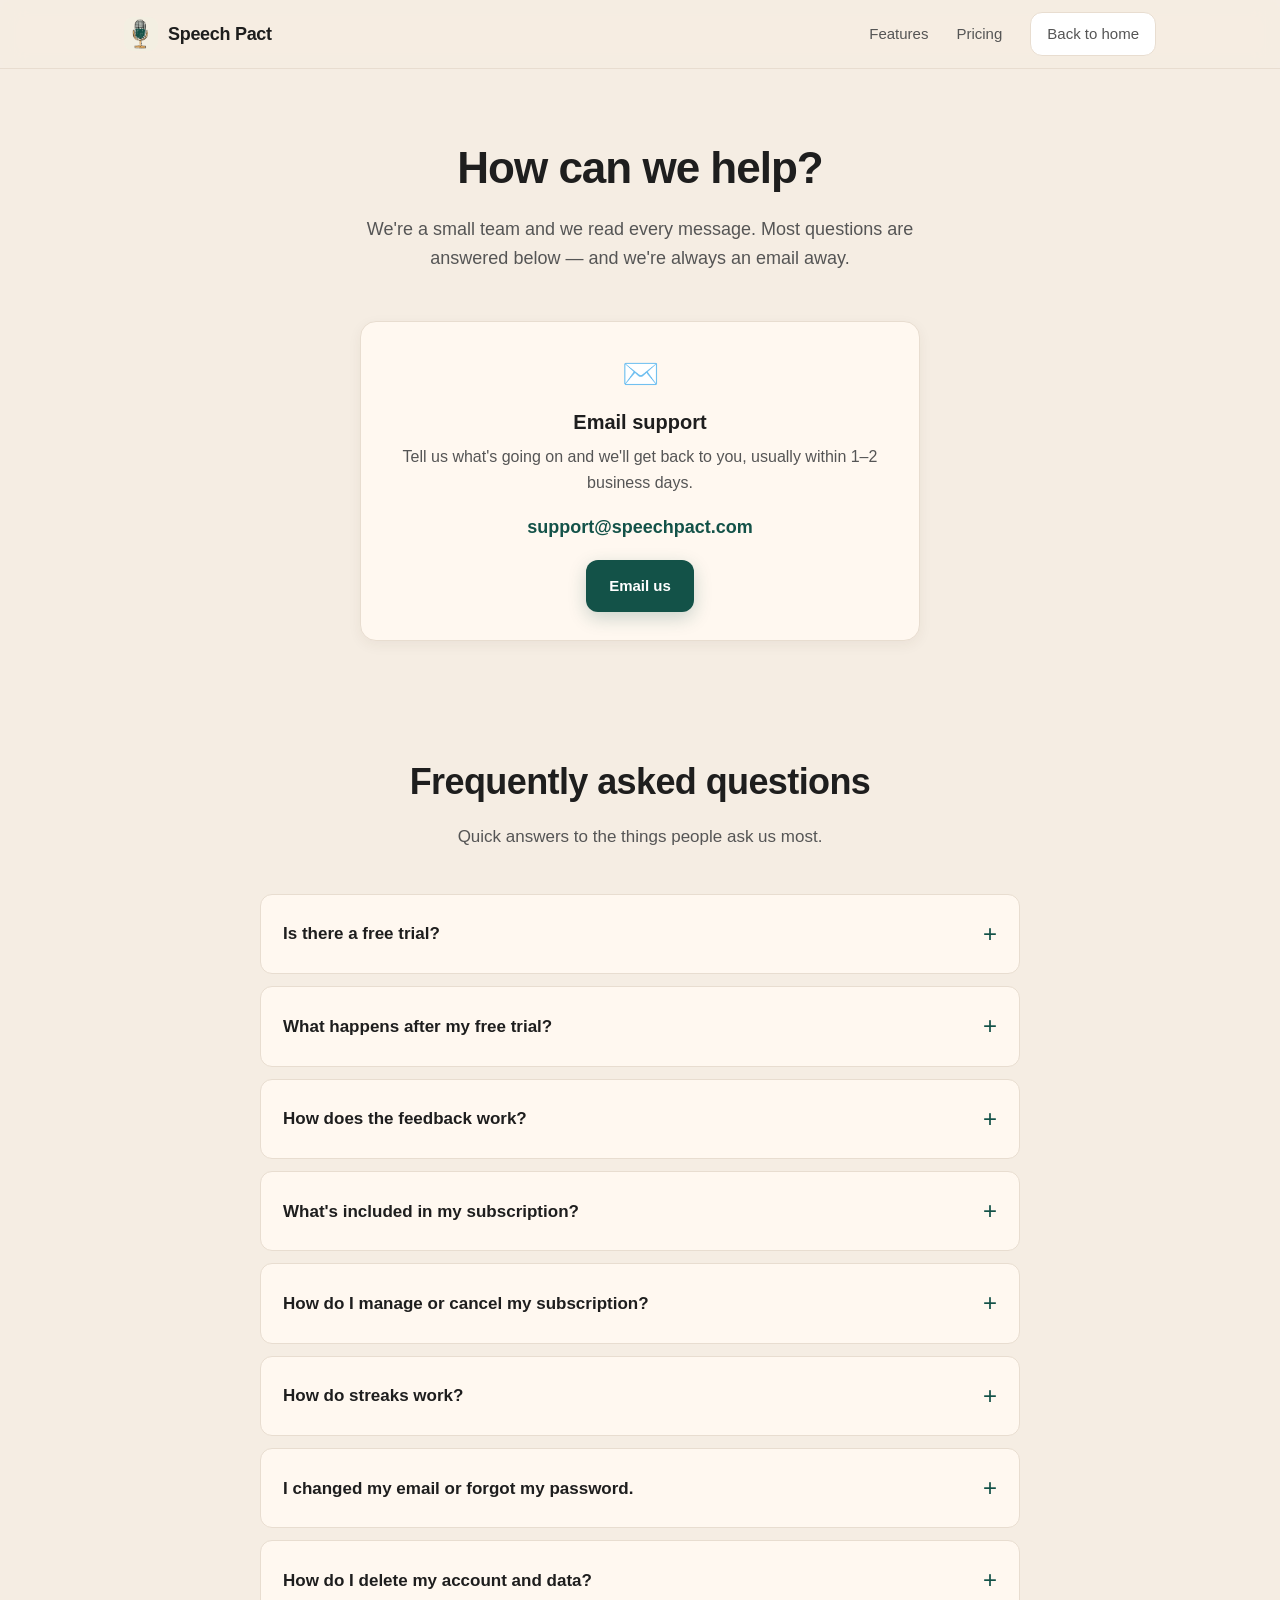
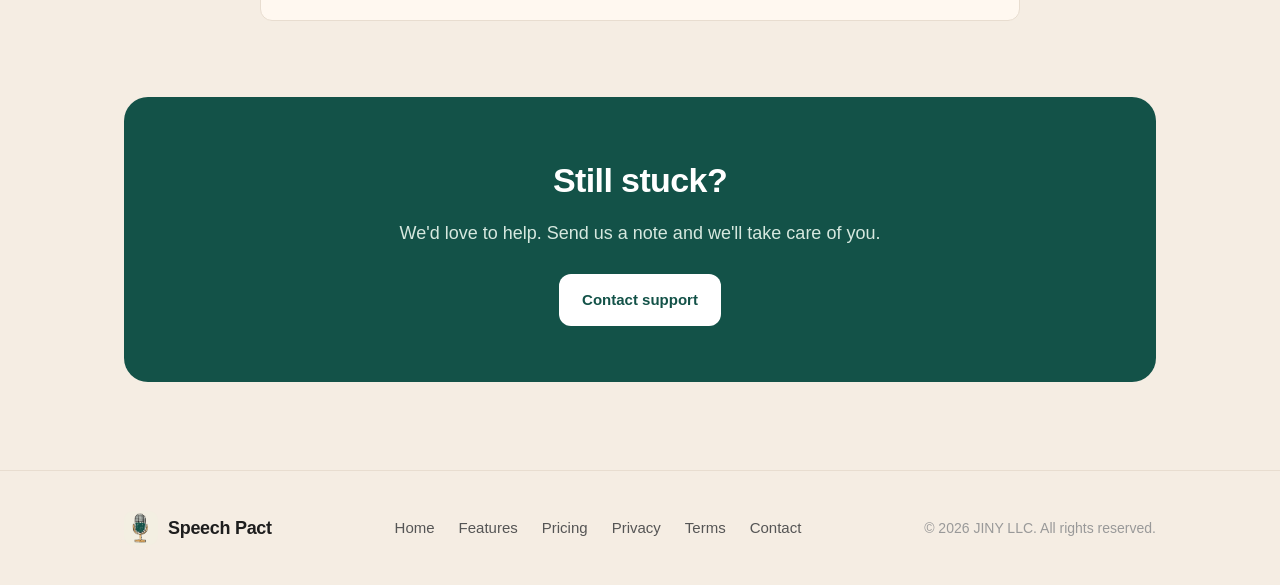
<file: support.html>
<!DOCTYPE html>
<html lang="en">
<head>
  <meta charset="UTF-8" />
  <meta name="viewport" content="width=device-width, initial-scale=1.0" />
  <title>Support — Speech Pact</title>
  <meta name="description" content="Get help with Speech Pact. Contact support, browse frequently asked questions about practice limits, subscriptions, streaks and your account." />
  <link rel="icon" href="assets/favicon.png" />
  <link rel="stylesheet" href="styles.css" />
</head>
<body>

  <!-- Header -->
  <header class="site-header">
    <div class="wrap nav">
      <a class="brand" href="index.html">
        <img src="assets/icon.png" alt="Speech Pact logo" />
        Speech Pact
      </a>
      <nav class="nav-links">
        <a href="index.html#features" class="nav-hide">Features</a>
        <a href="index.html#pricing" class="nav-hide">Pricing</a>
        <a href="index.html" class="btn btn-ghost btn-sm">Back to home</a>
      </nav>
    </div>
  </header>

  <main>
    <!-- Page hero -->
    <section class="page-hero">
      <div class="wrap">
        <h1>How can we help?</h1>
        <p>We're a small team and we read every message. Most questions are answered below — and we're always an email away.</p>
      </div>
    </section>

    <!-- Contact card -->
    <section style="padding-top:24px;">
      <div class="wrap">
        <div class="support-card">
          <div class="ico">✉️</div>
          <h3>Email support</h3>
          <p>Tell us what's going on and we'll get back to you, usually within 1–2 business days.</p>
          <p class="support-email"><a href="mailto:support@speechpact.com">support@speechpact.com</a></p>
          <div style="margin-top:18px;">
            <a class="btn btn-primary" href="mailto:support@speechpact.com?subject=Speech%20Pact%20Support">Email us</a>
          </div>
        </div>
      </div>
    </section>

    <!-- FAQ -->
    <section style="padding-top:0;">
      <div class="wrap">
        <div class="section-head">
          <h2>Frequently asked questions</h2>
          <p>Quick answers to the things people ask us most.</p>
        </div>

        <div class="faq">
          <details>
            <summary>Is there a free trial?</summary>
            <p>Yes — the yearly plan ($69.99/yr) starts with a 3-day free trial with full access to everything: all 2,000+ topics, instant feedback and word-level analysis. You won't be charged until the trial ends, and you can cancel anytime before then. The monthly plan ($7.99/mo) starts right away, without a trial.</p>
          </details>

          <details>
            <summary>What happens after my free trial?</summary>
            <p>When the 3-day trial ends, your subscription begins at $69.99/year and you keep unlimited practice. If you'd rather not continue, just cancel before the trial ends in the App Store and you won't be charged. The monthly plan has no free trial.</p>
          </details>

          <details>
            <summary>How does the feedback work?</summary>
            <p>After you record a take, Speech Pact transcribes your speech and analyzes it for filler words, pacing, pauses, repeated words and clarity. You'll get a marked-up transcript and specific, encouraging coaching tips within a few seconds.</p>
          </details>

          <details>
            <summary>What's included in my subscription?</summary>
            <p>Your subscription unlocks unlimited daily practice, all 2,000+ topics, instant feedback, full word-level analysis, streaks and reminders, and priority support.</p>
          </details>

          <details>
            <summary>How do I manage or cancel my subscription?</summary>
            <p>Subscriptions are billed through the App Store. To manage or cancel, open the App Store app → tap your profile → Subscriptions → Speech Pact. Canceling stops future renewals; you keep Premium until the end of the current billing period.</p>
          </details>

          <details>
            <summary>How do streaks work?</summary>
            <p>Complete at least one practice session in a day to keep your streak alive. Your streak and best streak are tracked on a calendar so you can see your consistency over time. Streak days follow your local time zone.</p>
          </details>

          <details>
            <summary>I changed my email or forgot my password.</summary>
            <p>If you need help with your account, email us at <a href="mailto:support@speechpact.com">support@speechpact.com</a> from the address on your account and we'll help you recover it.</p>
          </details>

          <details>
            <summary>How do I delete my account and data?</summary>
            <p>You can delete your account and data directly in the app — see our <a href="delete-account.html">step-by-step instructions</a>. If you run into any trouble, email us at <a href="mailto:support@speechpact.com">support@speechpact.com</a> and we'll take care of it.</p>
          </details>
        </div>
      </div>
    </section>

    <!-- Still need help -->
    <section style="padding-top:0;">
      <div class="wrap">
        <div class="cta-band">
          <h2>Still stuck?</h2>
          <p>We'd love to help. Send us a note and we'll take care of you.</p>
          <a href="mailto:support@speechpact.com?subject=Speech%20Pact%20Support" class="btn btn-primary">Contact support</a>
        </div>
      </div>
    </section>
  </main>

  <!-- Footer -->
  <footer class="site-footer">
    <div class="wrap footer-grid">
      <a class="brand" href="index.html">
        <img src="assets/icon.png" alt="Speech Pact logo" />
        Speech Pact
      </a>
      <nav class="footer-links">
        <a href="index.html">Home</a>
        <a href="index.html#features">Features</a>
        <a href="index.html#pricing">Pricing</a>
        <a href="privacy.html">Privacy</a>
        <a href="terms.html">Terms</a>
        <a href="mailto:support@speechpact.com">Contact</a>
      </nav>
      <div class="muted">© 2026 JINY LLC. All rights reserved.</div>
    </div>
  </footer>

</body>
</html>
</file>
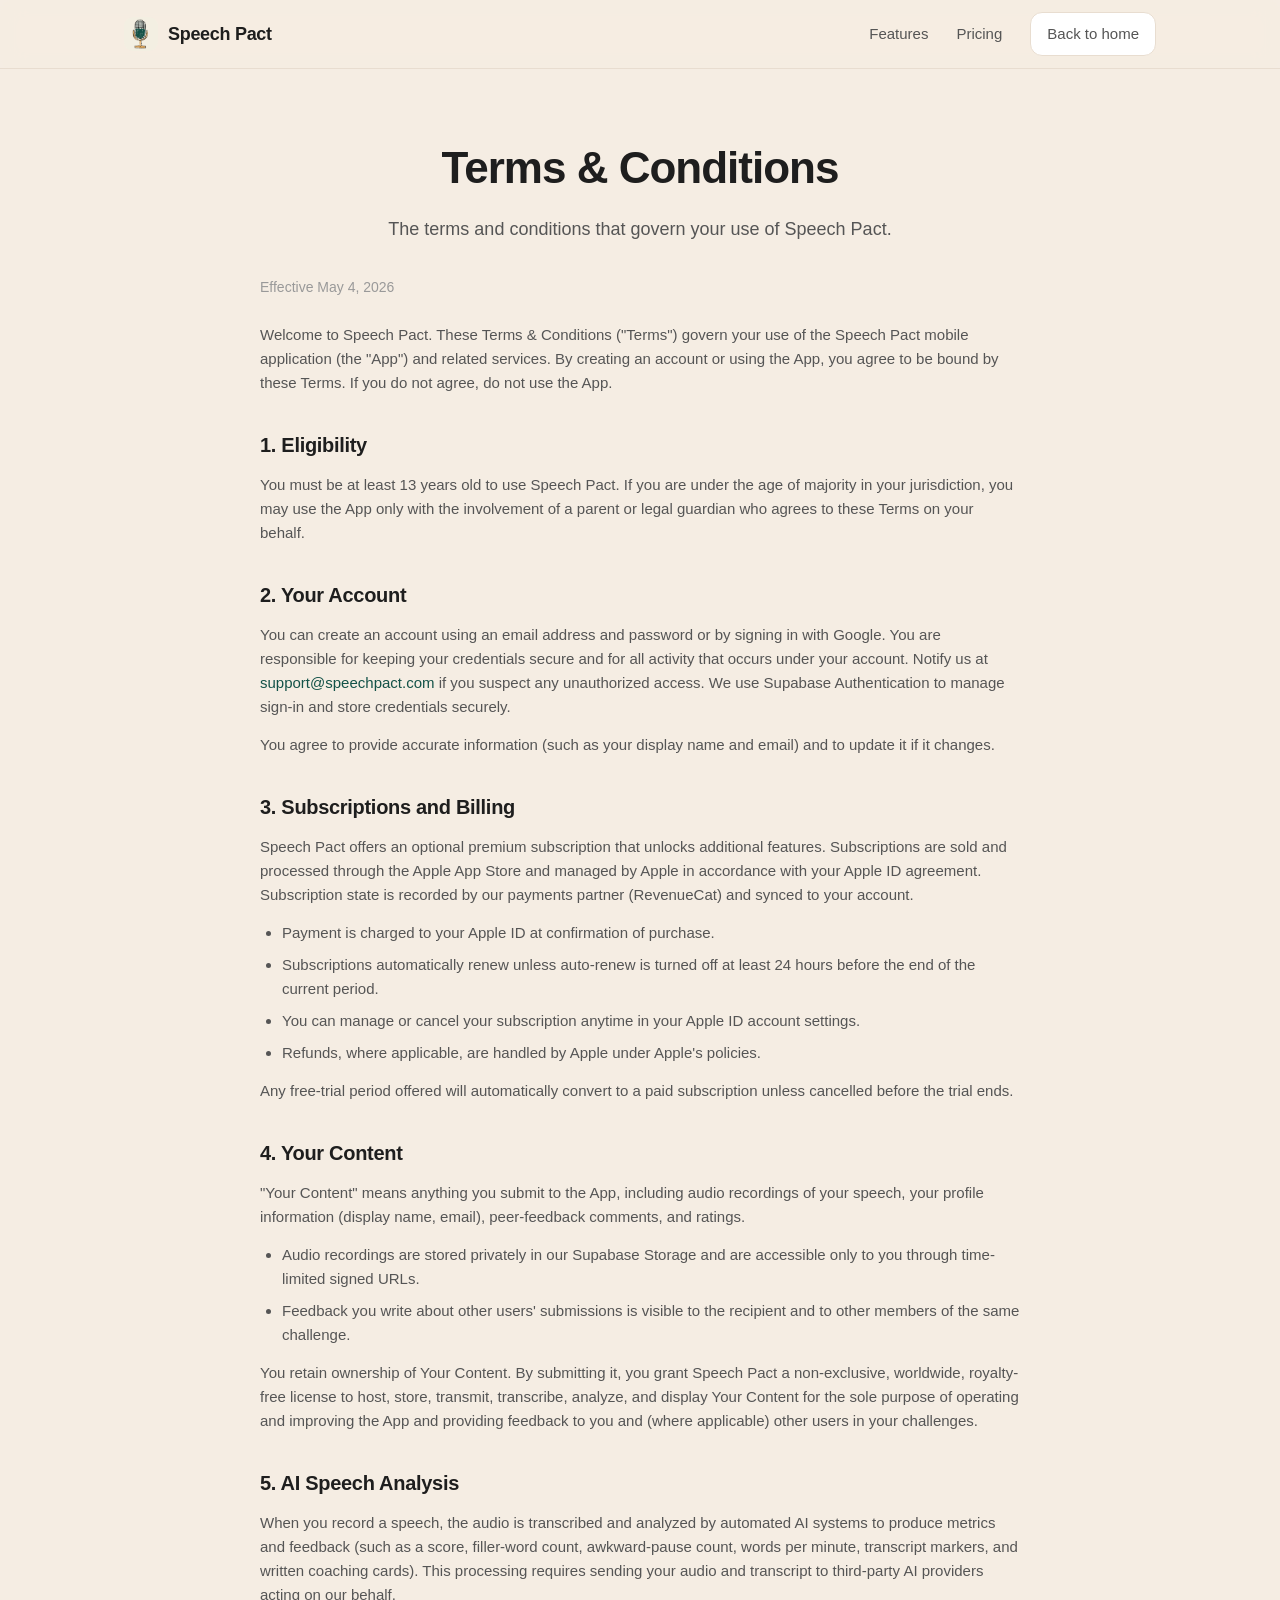
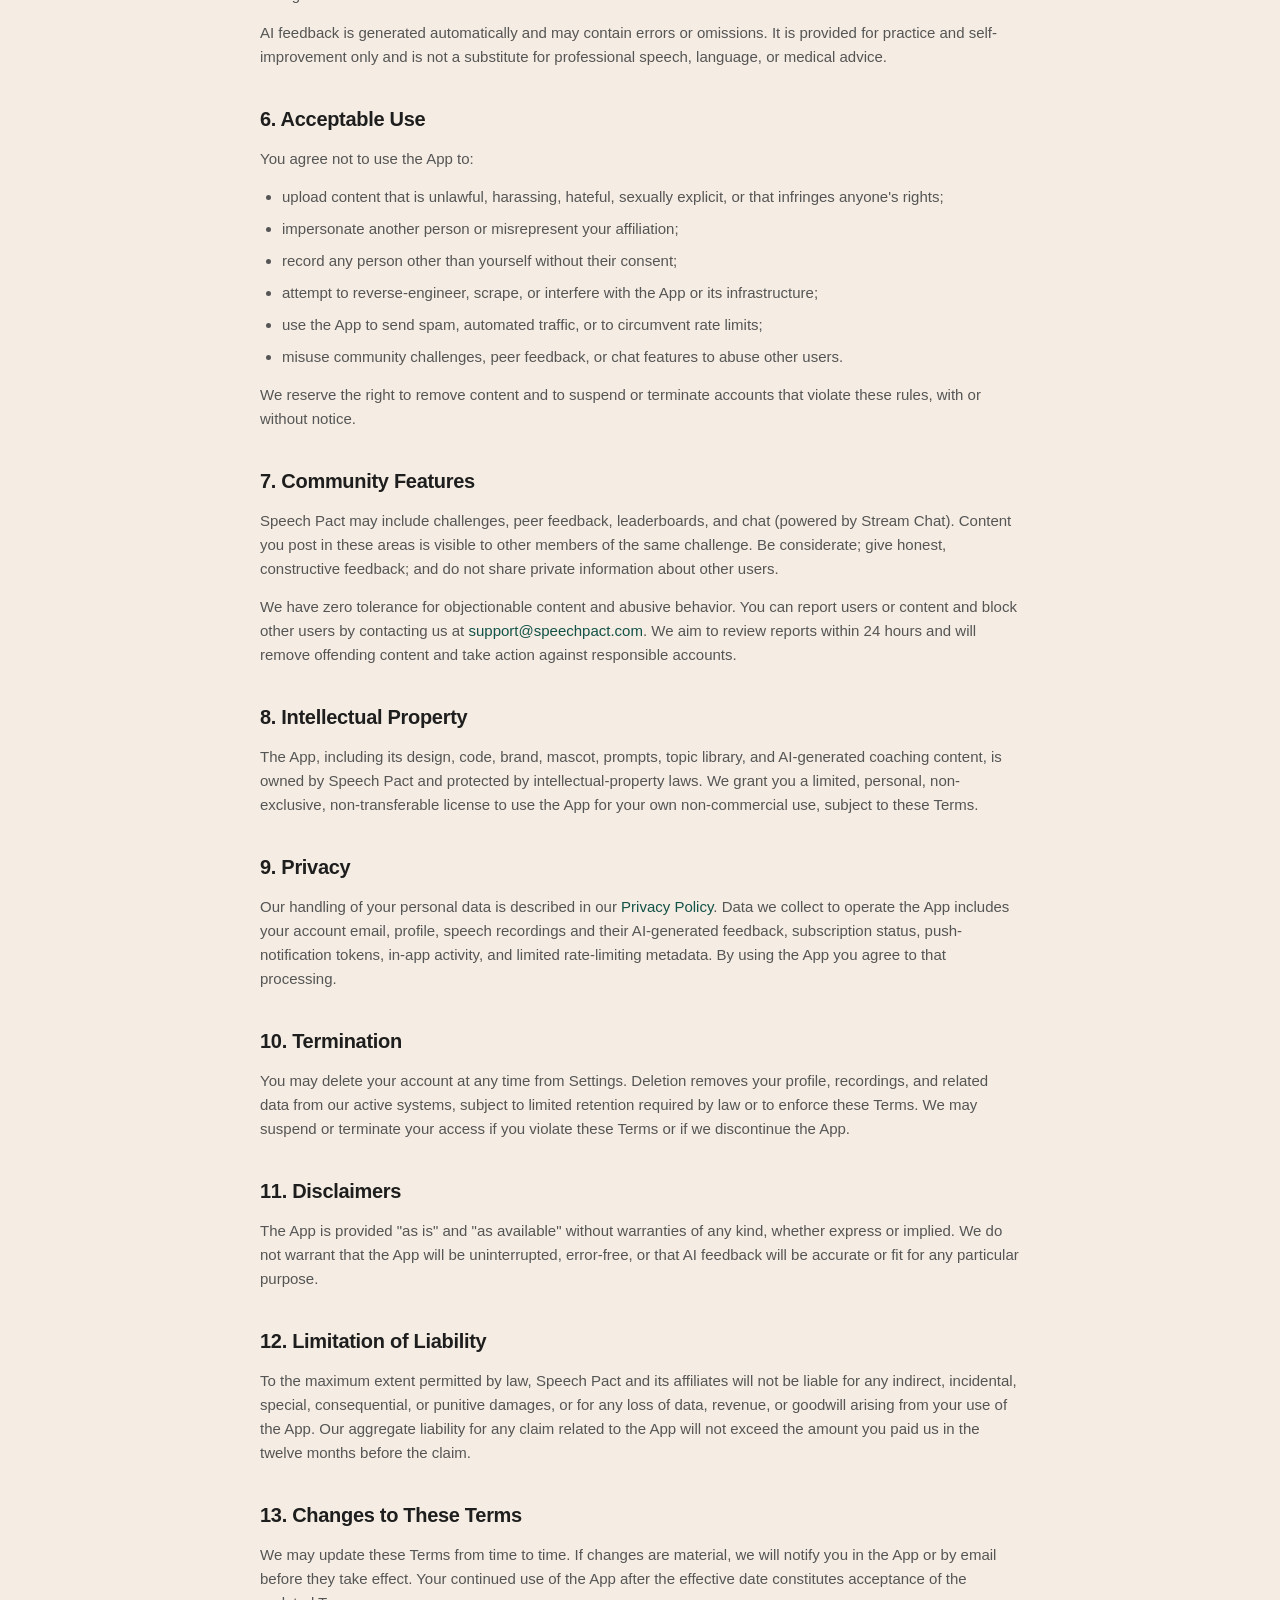
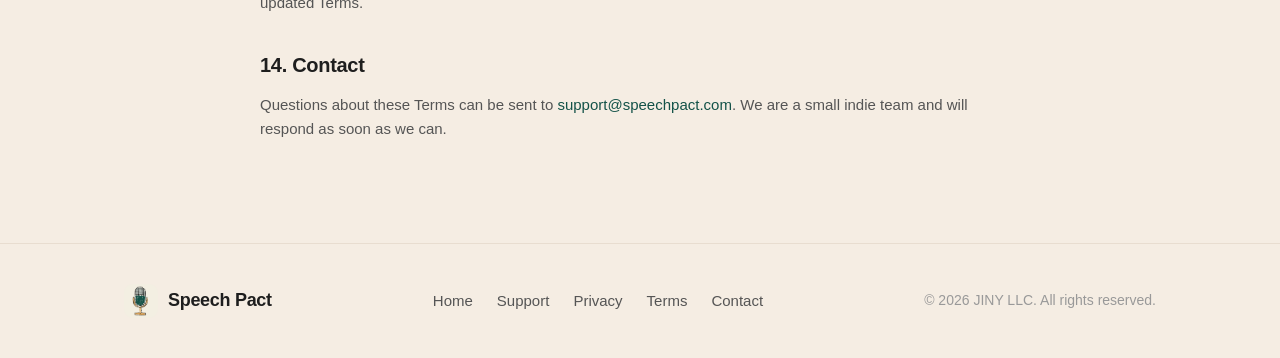
<file: terms.html>
<!DOCTYPE html>
<html lang="en">
<head>
  <meta charset="UTF-8" />
  <meta name="viewport" content="width=device-width, initial-scale=1.0" />
  <title>Terms &amp; Conditions — Speech Pact</title>
  <meta name="description" content="The terms and conditions that govern your use of Speech Pact." />
  <link rel="icon" href="assets/favicon.png" />
  <link rel="stylesheet" href="styles.css" />
</head>
<body>

  <!-- Header -->
  <header class="site-header">
    <div class="wrap nav">
      <a class="brand" href="index.html">
        <img src="assets/icon.png" alt="Speech Pact logo" />
        Speech Pact
      </a>
      <nav class="nav-links">
        <a href="index.html#features" class="nav-hide">Features</a>
        <a href="index.html#pricing" class="nav-hide">Pricing</a>
        <a href="index.html" class="btn btn-ghost btn-sm">Back to home</a>
      </nav>
    </div>
  </header>

  <main>
    <!-- Page hero -->
    <section class="page-hero">
      <div class="wrap">
        <h1>Terms &amp; Conditions</h1>
        <p>The terms and conditions that govern your use of Speech Pact.</p>
      </div>
    </section>

    <section style="padding-top:8px;">
      <div class="wrap">
        <div class="legal">
          <p class="effective">Effective May 4, 2026</p>

          <p>
            Welcome to Speech Pact. These Terms &amp; Conditions ("Terms") govern your use of the Speech Pact mobile
            application (the "App") and related services. By creating an account or using the App, you agree to be
            bound by these Terms. If you do not agree, do not use the App.
          </p>

          <h2>1. Eligibility</h2>
          <p>
            You must be at least 13 years old to use Speech Pact. If you are under the age of majority in your
            jurisdiction, you may use the App only with the involvement of a parent or legal guardian who agrees
            to these Terms on your behalf.
          </p>

          <h2>2. Your Account</h2>
          <p>
            You can create an account using an email address and password or by signing in with Google. You are
            responsible for keeping your credentials secure and for all activity that occurs under your account.
            Notify us at <a href="mailto:support@speechpact.com">support@speechpact.com</a> if you suspect any
            unauthorized access. We use Supabase Authentication to manage sign-in and store credentials securely.
          </p>
          <p>
            You agree to provide accurate information (such as your display name and email) and to update it if it
            changes.
          </p>

          <h2>3. Subscriptions and Billing</h2>
          <p>
            Speech Pact offers an optional premium subscription that unlocks additional features. Subscriptions are
            sold and processed through the Apple App Store and managed by Apple in accordance with your Apple ID
            agreement. Subscription state is recorded by our payments partner (RevenueCat) and synced to your
            account.
          </p>
          <ul>
            <li>Payment is charged to your Apple ID at confirmation of purchase.</li>
            <li>Subscriptions automatically renew unless auto-renew is turned off at least 24 hours before the end of the current period.</li>
            <li>You can manage or cancel your subscription anytime in your Apple ID account settings.</li>
            <li>Refunds, where applicable, are handled by Apple under Apple's policies.</li>
          </ul>
          <p>
            Any free-trial period offered will automatically convert to a paid subscription unless cancelled before
            the trial ends.
          </p>

          <h2>4. Your Content</h2>
          <p>
            "Your Content" means anything you submit to the App, including audio recordings of your speech, your
            profile information (display name, email), peer-feedback comments, and ratings.
          </p>
          <ul>
            <li>Audio recordings are stored privately in our Supabase Storage and are accessible only to you through time-limited signed URLs.</li>
            <li>Feedback you write about other users' submissions is visible to the recipient and to other members of the same challenge.</li>
          </ul>
          <p>
            You retain ownership of Your Content. By submitting it, you grant Speech Pact a non-exclusive, worldwide,
            royalty-free license to host, store, transmit, transcribe, analyze, and display Your Content for the sole
            purpose of operating and improving the App and providing feedback to you and (where applicable) other
            users in your challenges.
          </p>

          <h2>5. AI Speech Analysis</h2>
          <p>
            When you record a speech, the audio is transcribed and analyzed by automated AI systems to produce
            metrics and feedback (such as a score, filler-word count, awkward-pause count, words per minute,
            transcript markers, and written coaching cards). This processing requires sending your audio and
            transcript to third-party AI providers acting on our behalf.
          </p>
          <p>
            AI feedback is generated automatically and may contain errors or omissions. It is provided for practice
            and self-improvement only and is not a substitute for professional speech, language, or medical advice.
          </p>

          <h2>6. Acceptable Use</h2>
          <p>You agree not to use the App to:</p>
          <ul>
            <li>upload content that is unlawful, harassing, hateful, sexually explicit, or that infringes anyone's rights;</li>
            <li>impersonate another person or misrepresent your affiliation;</li>
            <li>record any person other than yourself without their consent;</li>
            <li>attempt to reverse-engineer, scrape, or interfere with the App or its infrastructure;</li>
            <li>use the App to send spam, automated traffic, or to circumvent rate limits;</li>
            <li>misuse community challenges, peer feedback, or chat features to abuse other users.</li>
          </ul>
          <p>
            We reserve the right to remove content and to suspend or terminate accounts that violate these rules,
            with or without notice.
          </p>

          <h2>7. Community Features</h2>
          <p>
            Speech Pact may include challenges, peer feedback, leaderboards, and chat (powered by Stream Chat).
            Content you post in these areas is visible to other members of the same challenge. Be considerate;
            give honest, constructive feedback; and do not share private information about other users.
          </p>
          <p>
            We have zero tolerance for objectionable content and abusive behavior. You can report users or content
            and block other users by contacting us at <a href="mailto:support@speechpact.com">support@speechpact.com</a>.
            We aim to review reports within 24 hours and will remove offending content and take action against
            responsible accounts.
          </p>

          <h2>8. Intellectual Property</h2>
          <p>
            The App, including its design, code, brand, mascot, prompts, topic library, and AI-generated coaching
            content, is owned by Speech Pact and protected by intellectual-property laws. We grant you a limited,
            personal, non-exclusive, non-transferable license to use the App for your own non-commercial use, subject
            to these Terms.
          </p>

          <h2>9. Privacy</h2>
          <p>
            Our handling of your personal data is described in our
            <a href="privacy.html">Privacy Policy</a>. Data we collect to operate the App includes your account
            email, profile, speech recordings and their AI-generated feedback, subscription status, push-notification
            tokens, in-app activity, and limited rate-limiting metadata. By using the App you agree to that
            processing.
          </p>

          <h2>10. Termination</h2>
          <p>
            You may delete your account at any time from Settings. Deletion removes your profile, recordings, and
            related data from our active systems, subject to limited retention required by law or to enforce these
            Terms. We may suspend or terminate your access if you violate these Terms or if we discontinue the App.
          </p>

          <h2>11. Disclaimers</h2>
          <p>
            The App is provided "as is" and "as available" without warranties of any kind, whether express or
            implied. We do not warrant that the App will be uninterrupted, error-free, or that AI feedback will be
            accurate or fit for any particular purpose.
          </p>

          <h2>12. Limitation of Liability</h2>
          <p>
            To the maximum extent permitted by law, Speech Pact and its affiliates will not be liable for any
            indirect, incidental, special, consequential, or punitive damages, or for any loss of data, revenue, or
            goodwill arising from your use of the App. Our aggregate liability for any claim related to the App will
            not exceed the amount you paid us in the twelve months before the claim.
          </p>

          <h2>13. Changes to These Terms</h2>
          <p>
            We may update these Terms from time to time. If changes are material, we will notify you in the App or
            by email before they take effect. Your continued use of the App after the effective date constitutes
            acceptance of the updated Terms.
          </p>

          <h2>14. Contact</h2>
          <p>
            Questions about these Terms can be sent to
            <a href="mailto:support@speechpact.com">support@speechpact.com</a>. We are a small indie team and will
            respond as soon as we can.
          </p>
        </div>
      </div>
    </section>
  </main>

  <!-- Footer -->
  <footer class="site-footer">
    <div class="wrap footer-grid">
      <a class="brand" href="index.html">
        <img src="assets/icon.png" alt="Speech Pact logo" />
        Speech Pact
      </a>
      <nav class="footer-links">
        <a href="index.html">Home</a>
        <a href="support.html">Support</a>
        <a href="privacy.html">Privacy</a>
        <a href="terms.html">Terms</a>
        <a href="mailto:support@speechpact.com">Contact</a>
      </nav>
      <div class="muted">© 2026 JINY LLC. All rights reserved.</div>
    </div>
  </footer>

</body>
</html>
</file>
<file: styles.css>
/* ============================================================
   Speech Pact — marketing site styles
   Palette mirrors the app (expo/constants/colors.ts)
   ============================================================ */

:root {
  --green:        #135248;
  --green-pale:   #F0F6F2;
  --green-light:  #D6E8DF;
  --amber:        #E4A959;
  --amber-pale:   #FDF3E3;
  --terracotta:   #C4563A;
  --terracotta-l: #F2D5CC;

  --bg:           #F5EDE3;
  --cream:        #FAF3EA;
  --card:         #FFF8F0;
  --white:        #FFFFFF;

  --ink:          #1E1E1E;
  --ink-2:        #555555;
  --ink-muted:    #999999;

  --line:         #E8DDD0;
  --shadow:       rgba(61, 44, 30, 0.10);
  --shadow-soft:  rgba(61, 44, 30, 0.06);

  --radius-sm: 12px;
  --radius:    16px;
  --radius-lg: 24px;
  --maxw:      1080px;

  --font: -apple-system, BlinkMacSystemFont, "Segoe UI", Roboto, "Helvetica Neue", Arial, sans-serif;
}

* { box-sizing: border-box; }

html { scroll-behavior: smooth; }

body {
  margin: 0;
  font-family: var(--font);
  color: var(--ink);
  background: var(--bg);
  line-height: 1.6;
  -webkit-font-smoothing: antialiased;
  text-rendering: optimizeLegibility;
}

img { max-width: 100%; display: block; }

a { color: var(--green); text-decoration: none; }
a:hover { text-decoration: underline; }

.wrap {
  width: 100%;
  max-width: var(--maxw);
  margin: 0 auto;
  padding: 0 24px;
}

/* ---------- Header / nav ---------- */
.site-header {
  position: sticky;
  top: 0;
  z-index: 50;
  background: rgba(245, 237, 227, 0.82);
  backdrop-filter: saturate(180%) blur(12px);
  -webkit-backdrop-filter: saturate(180%) blur(12px);
  border-bottom: 1px solid var(--line);
}
.nav {
  display: flex;
  align-items: center;
  justify-content: space-between;
  height: 68px;
}
.brand {
  display: flex;
  align-items: center;
  gap: 10px;
  font-weight: 800;
  font-size: 18px;
  letter-spacing: -0.3px;
  color: var(--ink);
}
.brand:hover { text-decoration: none; }
.brand img { width: 34px; height: 34px; border-radius: 9px; }
.nav-links { display: flex; align-items: center; gap: 28px; }
.nav-links a { color: var(--ink-2); font-weight: 500; font-size: 15px; }
.nav-links a:hover { color: var(--green); text-decoration: none; }

/* ---------- Buttons ---------- */
.btn {
  display: inline-flex;
  align-items: center;
  justify-content: center;
  gap: 8px;
  padding: 13px 22px;
  border-radius: var(--radius-sm);
  font-weight: 600;
  font-size: 15px;
  border: 1px solid transparent;
  cursor: pointer;
  transition: transform 0.12s ease, box-shadow 0.12s ease, background 0.12s ease;
}
.btn:hover { text-decoration: none; transform: translateY(-1px); }
.btn-primary {
  background: var(--green);
  color: var(--white);
  box-shadow: 0 6px 18px rgba(19, 82, 72, 0.22);
}
.btn-primary:hover { background: #0f433b; color: var(--white); }
.btn-ghost {
  background: var(--white);
  color: var(--ink);
  border-color: var(--line);
}
.btn-ghost:hover { background: var(--cream); color: var(--ink); }
.btn-sm { padding: 9px 16px; font-size: 14px; }

/* ---------- Hero ---------- */
.hero {
  padding: 72px 0 56px;
}
.hero-grid {
  display: grid;
  grid-template-columns: 1.1fr 0.9fr;
  gap: 48px;
  align-items: center;
}
.eyebrow {
  display: inline-flex;
  align-items: center;
  gap: 8px;
  background: var(--green-pale);
  color: var(--green);
  border: 1px solid var(--green-light);
  font-weight: 600;
  font-size: 13px;
  padding: 6px 14px;
  border-radius: 100px;
  letter-spacing: 0.2px;
}
.hero h1 {
  font-size: 54px;
  line-height: 1.05;
  font-weight: 800;
  letter-spacing: -1.2px;
  margin: 20px 0 16px;
}
.hero h1 .accent { color: var(--green); }
.hero p.lede {
  font-size: 19px;
  color: var(--ink-2);
  max-width: 30ch;
  margin: 0 0 28px;
}
.hero-cta { display: flex; gap: 14px; flex-wrap: wrap; }
.hero-note { margin-top: 16px; font-size: 13px; color: var(--ink-muted); }

.hero-art {
  position: relative;
  display: flex;
  justify-content: center;
}
.hero-art .blob {
  position: absolute;
  inset: 0;
  margin: auto;
  width: 360px;
  height: 360px;
  background: radial-gradient(circle at 50% 40%, var(--green-light), var(--green-pale) 70%);
  border-radius: 48% 52% 55% 45% / 50% 48% 52% 50%;
  filter: blur(2px);
  z-index: 0;
}
.hero-art img { position: relative; z-index: 1; width: 300px; }

/* ---------- Section scaffolding ---------- */
/* Offset anchor jumps so a section's top edge clears the sticky header
   instead of hiding beneath it. */
section { padding: 64px 0; scroll-margin-top: 68px; }
.section-head { text-align: center; max-width: 640px; margin: 0 auto 44px; }
.section-head h2 {
  font-size: 36px;
  font-weight: 800;
  letter-spacing: -0.6px;
  margin: 0 0 12px;
}
.section-head p { font-size: 17px; color: var(--ink-2); margin: 0; }

/* ---------- Logos / trust strip ---------- */
.stats {
  display: grid;
  grid-template-columns: repeat(3, 1fr);
  gap: 20px;
  text-align: center;
}
.stat .num { font-size: 44px; font-weight: 800; color: var(--green); letter-spacing: -1px; }
.stat .label { font-size: 14px; color: var(--ink-2); }

/* ---------- Feature cards ---------- */
.features {
  display: grid;
  grid-template-columns: repeat(3, 1fr);
  gap: 22px;
}
.card {
  background: var(--card);
  border: 1px solid var(--line);
  border-radius: var(--radius);
  padding: 26px;
  box-shadow: 0 4px 14px var(--shadow-soft);
}
.card .ico {
  width: 46px; height: 46px;
  border-radius: 13px;
  display: grid; place-items: center;
  background: var(--green-pale);
  border: 1px solid var(--green-light);
  margin-bottom: 14px;
}
.card .ico svg {
  width: 22px; height: 22px;
  fill: none;
  stroke: var(--green);
  stroke-width: 1.8;
  stroke-linecap: round;
  stroke-linejoin: round;
}
.card h3 { font-size: 19px; margin: 0 0 8px; letter-spacing: -0.3px; }
.card p { margin: 0; color: var(--ink-2); font-size: 15px; }

/* ---------- How it works ---------- */
.steps { display: grid; grid-template-columns: repeat(3, 1fr); gap: 22px; }
.step { text-align: center; padding: 0 12px; }
.step .n {
  width: 44px; height: 44px;
  margin: 0 auto 14px;
  border-radius: 50%;
  background: var(--green);
  color: var(--white);
  font-weight: 700;
  display: grid; place-items: center;
}
.step h3 { margin: 0 0 6px; font-size: 18px; }
.step p { margin: 0; color: var(--ink-2); font-size: 15px; }

/* ---------- Split / showcase ---------- */
.split {
  display: grid;
  grid-template-columns: 1fr 1fr;
  gap: 48px;
  align-items: center;
}
.split.reverse .split-media { order: 2; }
.split-media {
  background: linear-gradient(160deg, var(--green-pale), var(--amber-pale));
  border: 1px solid var(--line);
  border-radius: var(--radius-lg);
  padding: 36px;
  display: grid;
  place-items: center;
}
.split-media img { width: 230px; }
.split h2 { font-size: 32px; letter-spacing: -0.5px; margin: 0 0 14px; }
.split p { color: var(--ink-2); font-size: 17px; margin: 0 0 18px; }
.ticks { list-style: none; padding: 0; margin: 0; }
.ticks li {
  display: flex; gap: 10px; align-items: flex-start;
  margin-bottom: 10px; font-size: 16px; color: var(--ink);
}
.ticks li::before {
  content: "✓";
  color: var(--green);
  font-weight: 800;
  background: var(--green-light);
  width: 22px; height: 22px; flex: none;
  border-radius: 50%;
  display: grid; place-items: center;
  font-size: 13px;
}

/* ---------- Pricing ---------- */
.price-grid { display: grid; grid-template-columns: repeat(2, 1fr); gap: 22px; max-width: 720px; margin: 0 auto; }
.price {
  background: var(--card);
  border: 1px solid var(--line);
  border-radius: var(--radius);
  padding: 30px;
  position: relative;
}
.price.featured { border-color: var(--green); box-shadow: 0 10px 30px rgba(19,82,72,0.14); }
.price .tag {
  position: absolute; top: -12px; right: 22px;
  background: var(--amber); color: #4a2f12;
  font-size: 12px; font-weight: 700;
  padding: 4px 12px; border-radius: 100px;
}
.price h3 { margin: 0 0 4px; font-size: 18px; color: var(--ink-2); }
.price .amount { font-size: 40px; font-weight: 800; letter-spacing: -1px; }
.price .amount small { font-size: 16px; font-weight: 500; color: var(--ink-muted); }
.price ul { list-style: none; padding: 0; margin: 18px 0; }
.price li { padding: 7px 0; border-bottom: 1px dashed var(--line); font-size: 15px; color: var(--ink-2); }
.price li:last-child { border-bottom: none; }

/* ---------- CTA band ---------- */
.cta-band {
  background: var(--green);
  border-radius: var(--radius-lg);
  padding: 56px 40px;
  text-align: center;
  color: var(--white);
}
.cta-band h2 { font-size: 34px; margin: 0 0 12px; letter-spacing: -0.6px; }
.cta-band p { color: var(--green-light); font-size: 18px; margin: 0 0 26px; }
.cta-band .btn-primary { background: var(--white); color: var(--green); box-shadow: none; }
.cta-band .btn-primary:hover { background: var(--cream); color: var(--green); }

/* ---------- Footer ---------- */
.site-footer {
  border-top: 1px solid var(--line);
  padding: 40px 0;
  margin-top: 24px;
}
.footer-grid {
  display: flex;
  justify-content: space-between;
  align-items: center;
  gap: 24px;
  flex-wrap: wrap;
}
.footer-links { display: flex; gap: 24px; flex-wrap: wrap; }
.footer-links a { color: var(--ink-2); font-size: 15px; }
.muted { color: var(--ink-muted); font-size: 14px; }

/* ---------- Support page ---------- */
.page-hero { text-align: center; padding: 64px 0 24px; }
.page-hero h1 { font-size: 44px; letter-spacing: -1px; margin: 0 0 12px; }
.page-hero p { font-size: 18px; color: var(--ink-2); max-width: 60ch; margin: 0 auto; }

.support-card {
  background: var(--card);
  border: 1px solid var(--line);
  border-radius: var(--radius);
  padding: 28px;
  box-shadow: 0 4px 14px var(--shadow-soft);
  text-align: center;
  max-width: 560px;
  margin: 0 auto 48px;
}
.support-card .ico { font-size: 30px; margin-bottom: 8px; }
.support-card h3 { margin: 0 0 6px; font-size: 20px; }
.support-card p { margin: 0 0 18px; color: var(--ink-2); }
.support-email { font-size: 18px; font-weight: 700; color: var(--green); }

/* ---------- Auth forms (reset password) ---------- */
.auth-card {
  background: var(--card);
  border: 1px solid var(--line);
  border-radius: var(--radius);
  padding: 32px;
  box-shadow: 0 4px 14px var(--shadow-soft);
  max-width: 420px;
  margin: 0 auto 48px;
}
.auth-card .state-icon { font-size: 32px; text-align: center; margin-bottom: 10px; }
.auth-card h3 { margin: 0 0 6px; font-size: 20px; text-align: center; }
.auth-card > p { margin: 0 0 22px; color: var(--ink-2); text-align: center; }
.field { margin-bottom: 16px; }
.field label { display: block; font-size: 13px; font-weight: 600; color: var(--ink-2); margin-bottom: 6px; }
.field input {
  width: 100%;
  padding: 12px 14px;
  border-radius: var(--radius-sm);
  border: 1px solid var(--line);
  background: var(--white);
  font-size: 15px;
  font-family: var(--font);
  color: var(--ink);
}
.field input:focus { outline: none; border-color: var(--green); }
.form-error { color: var(--terracotta); font-size: 14px; margin: 4px 0 14px; min-height: 20px; }
.auth-card .btn { width: 100%; }

.faq { max-width: 760px; margin: 0 auto; }
.faq details {
  background: var(--card);
  border: 1px solid var(--line);
  border-radius: var(--radius-sm);
  padding: 4px 22px;
  margin-bottom: 12px;
}
.faq summary {
  cursor: pointer;
  font-weight: 600;
  font-size: 17px;
  padding: 16px 0;
  list-style: none;
  display: flex;
  justify-content: space-between;
  align-items: center;
}
.faq summary::-webkit-details-marker { display: none; }
.faq summary::after { content: "+"; color: var(--green); font-size: 24px; font-weight: 400; }
.faq details[open] summary::after { content: "–"; }
.faq details p { margin: 0 0 18px; color: var(--ink-2); font-size: 15px; }

/* ---------- Legal pages (privacy / terms) ---------- */
.legal { max-width: 760px; margin: 0 auto; }
.legal .effective { font-size: 14px; color: var(--ink-muted); margin: 0 0 24px; }
.legal h2 {
  font-size: 20px;
  letter-spacing: -0.3px;
  margin: 34px 0 12px;
}
.legal p { font-size: 15px; color: var(--ink-2); margin: 0 0 14px; }
.legal ul, .legal ol { margin: 0 0 14px; padding-left: 22px; }
.legal li { font-size: 15px; color: var(--ink-2); margin-bottom: 8px; }
.legal strong { color: var(--ink); font-weight: 700; }

/* ---------- Responsive ---------- */
@media (max-width: 860px) {
  .hero-grid { grid-template-columns: 1fr; gap: 24px; text-align: center; }
  .hero p.lede { margin-left: auto; margin-right: auto; }
  .hero-cta { justify-content: center; }
  .hero h1 { font-size: 42px; }
  .features, .steps { grid-template-columns: 1fr; }
  .stats { grid-template-columns: 1fr; gap: 28px; }
  .split { grid-template-columns: 1fr; }
  .split.reverse .split-media { order: 0; }
  .price-grid { grid-template-columns: 1fr; }
  .nav-links { gap: 16px; }
  .nav-links .nav-hide { display: none; }
}
@media (max-width: 480px) {
  .hero h1 { font-size: 34px; }
  .section-head h2 { font-size: 28px; }
}
</file>
